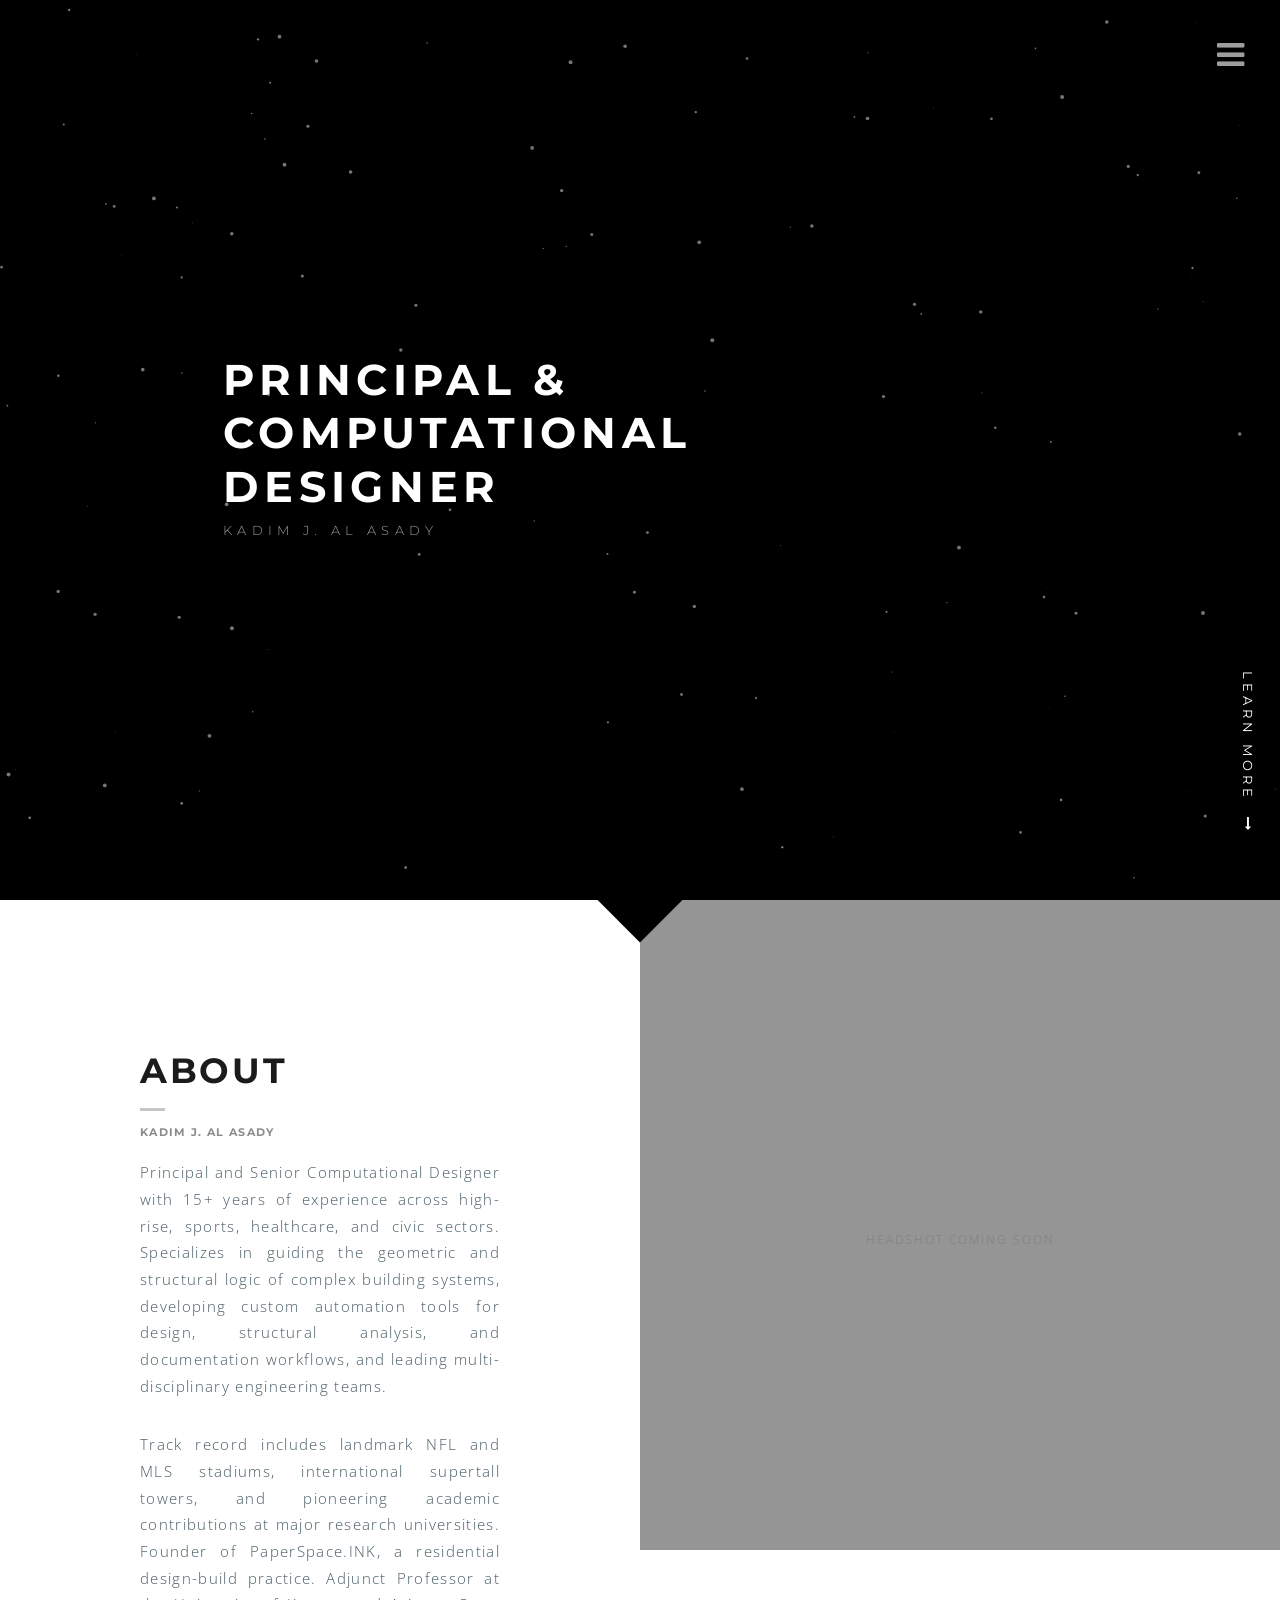
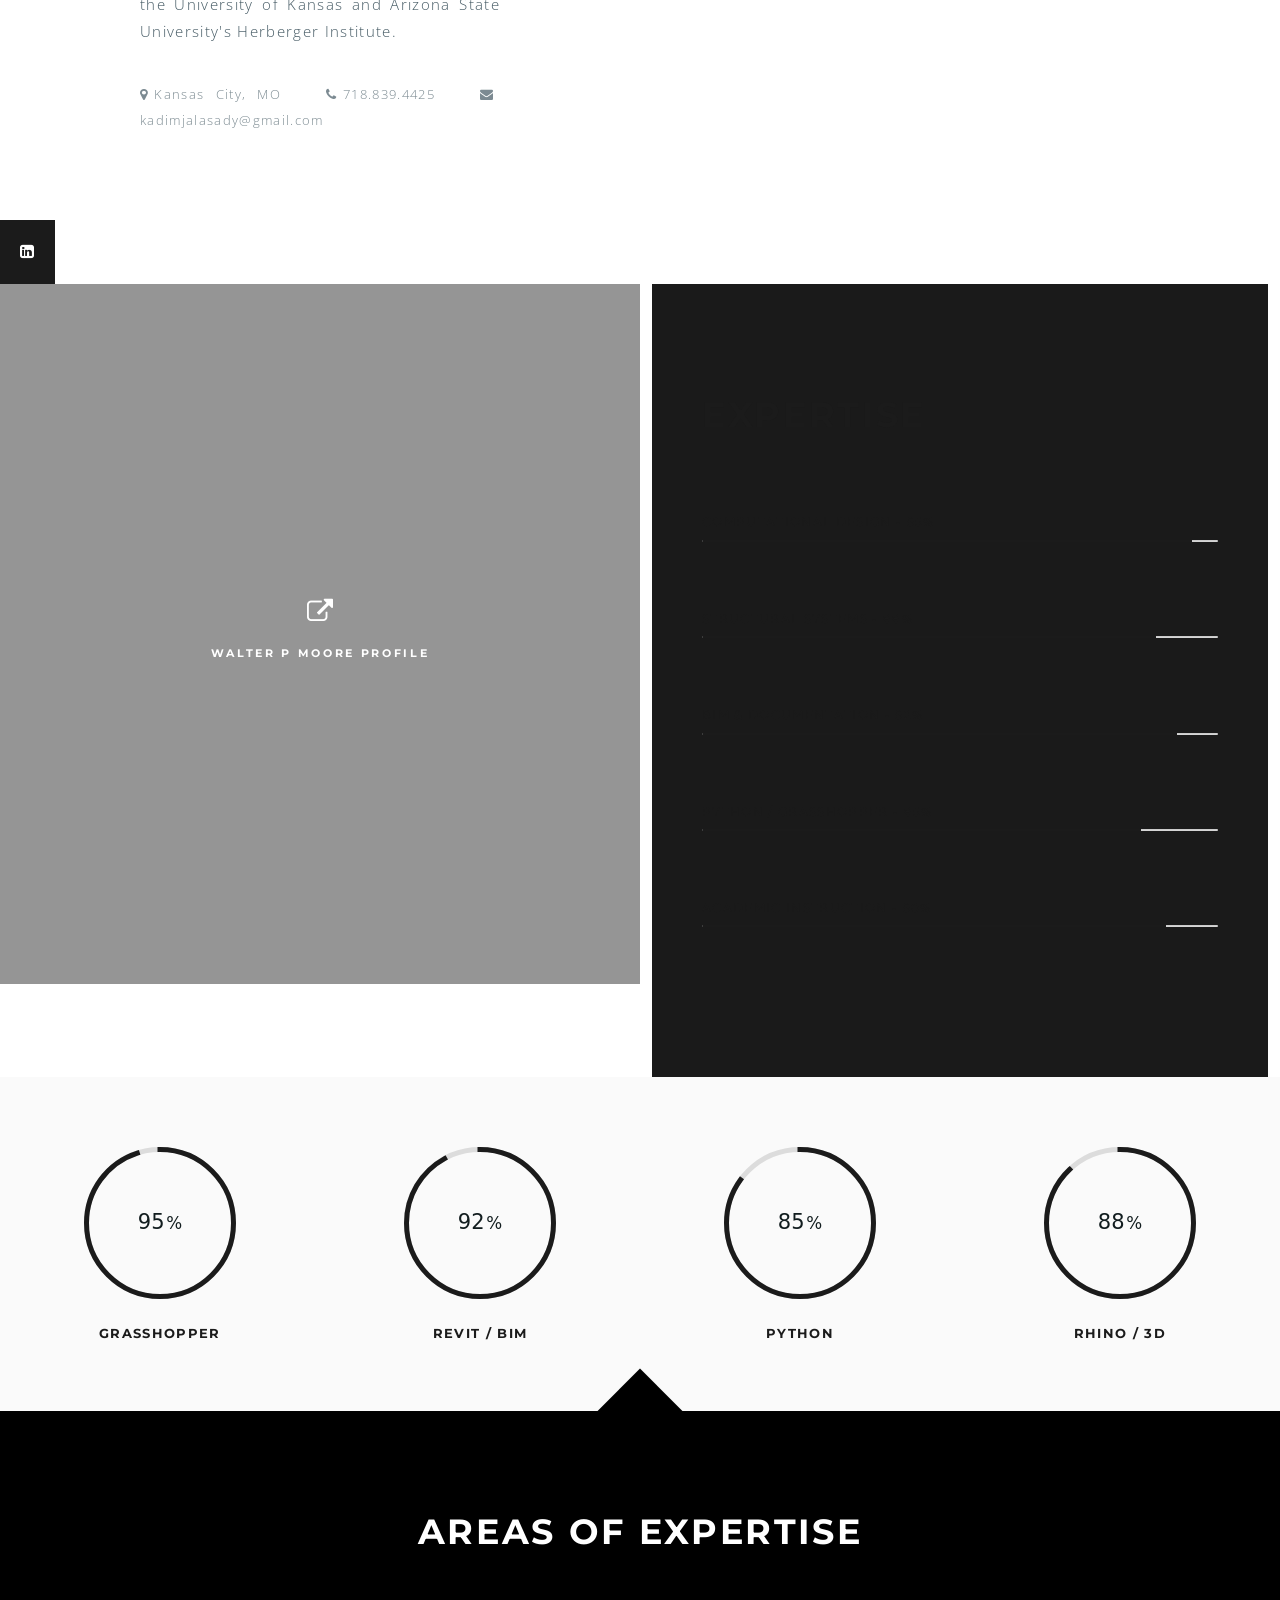
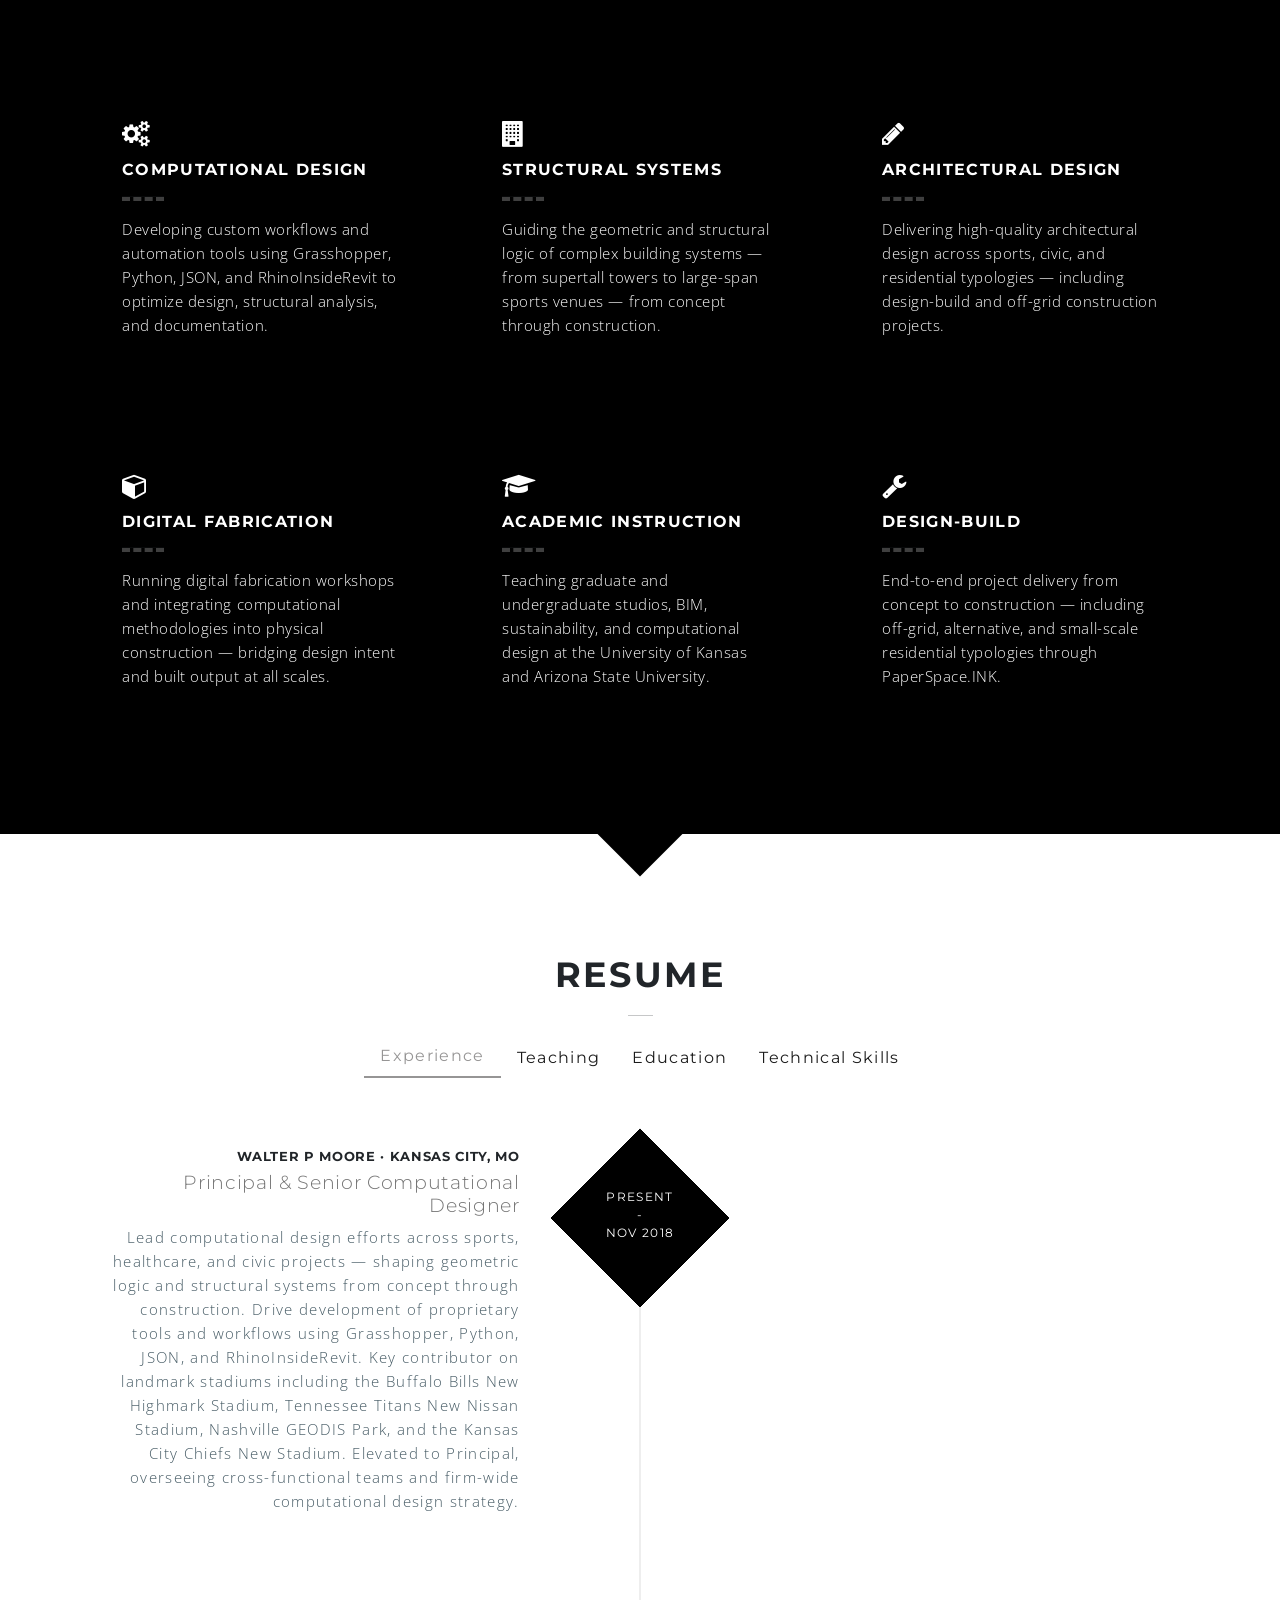
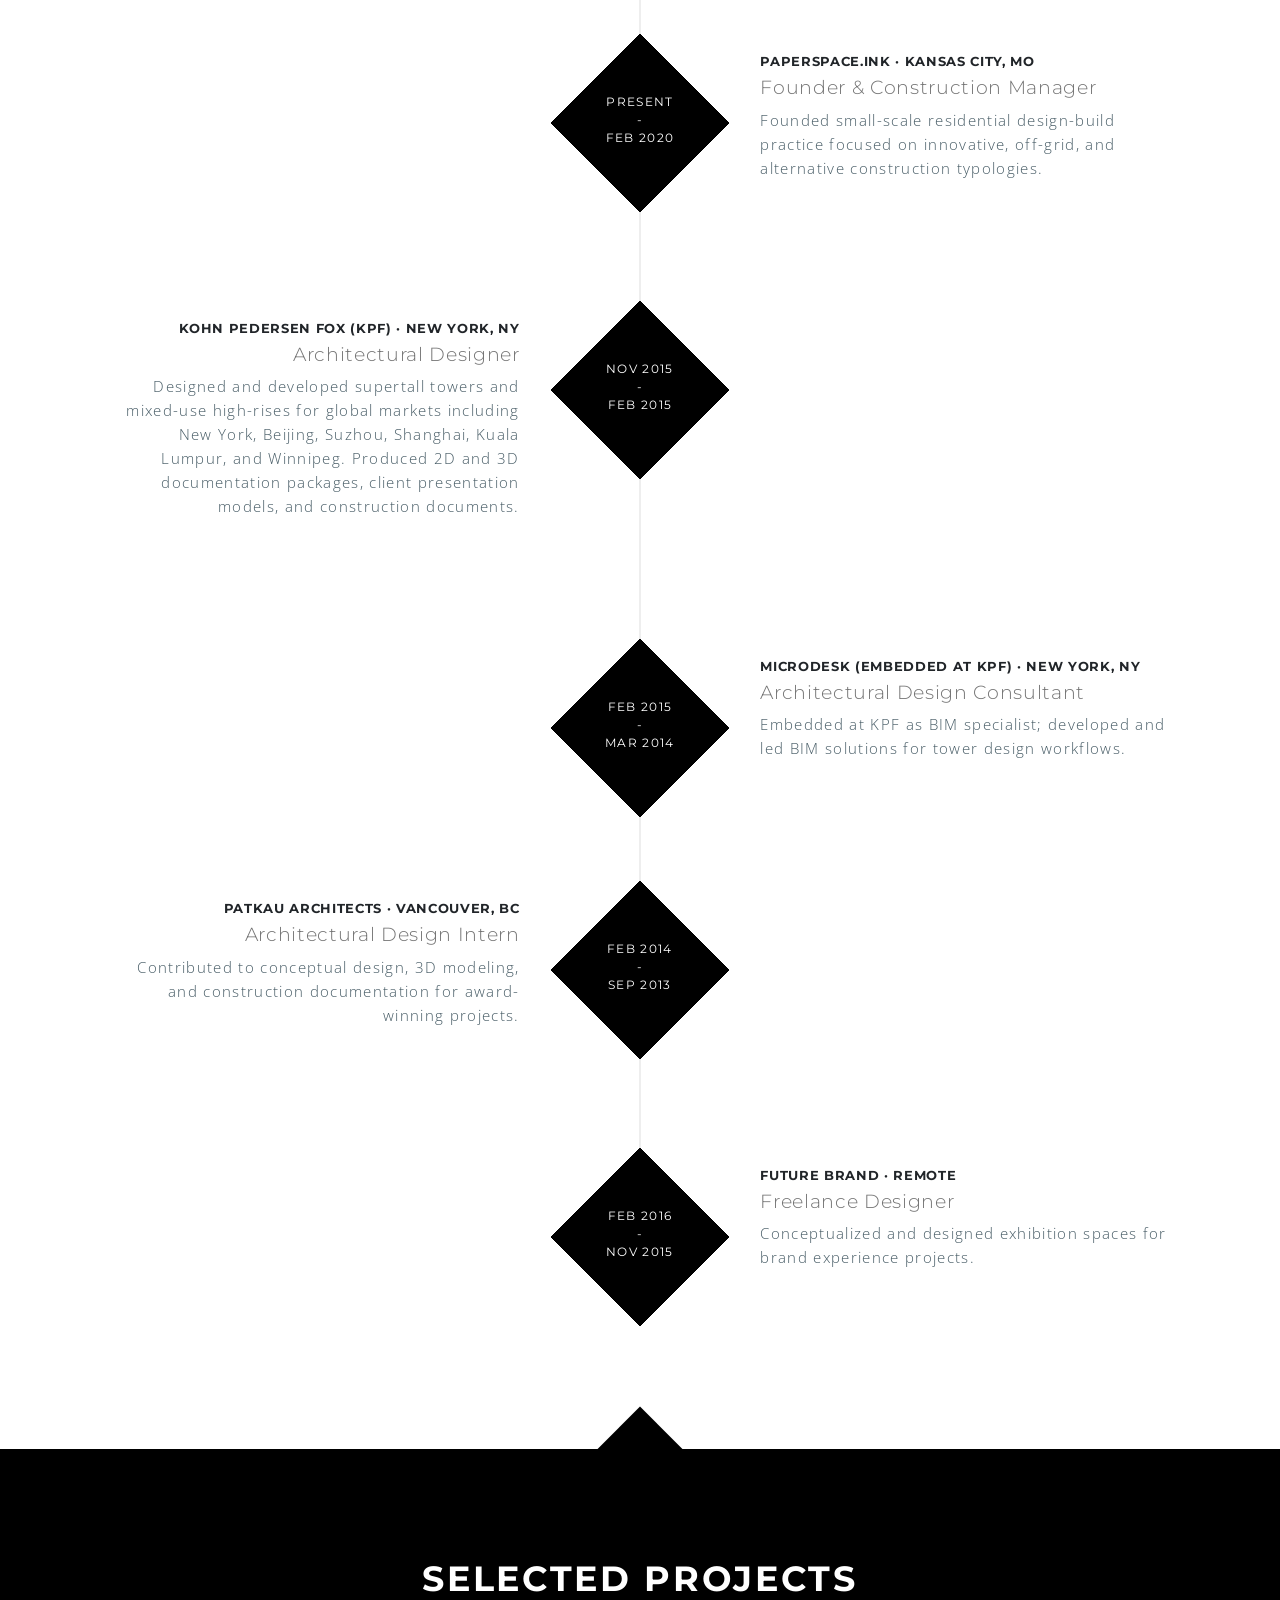
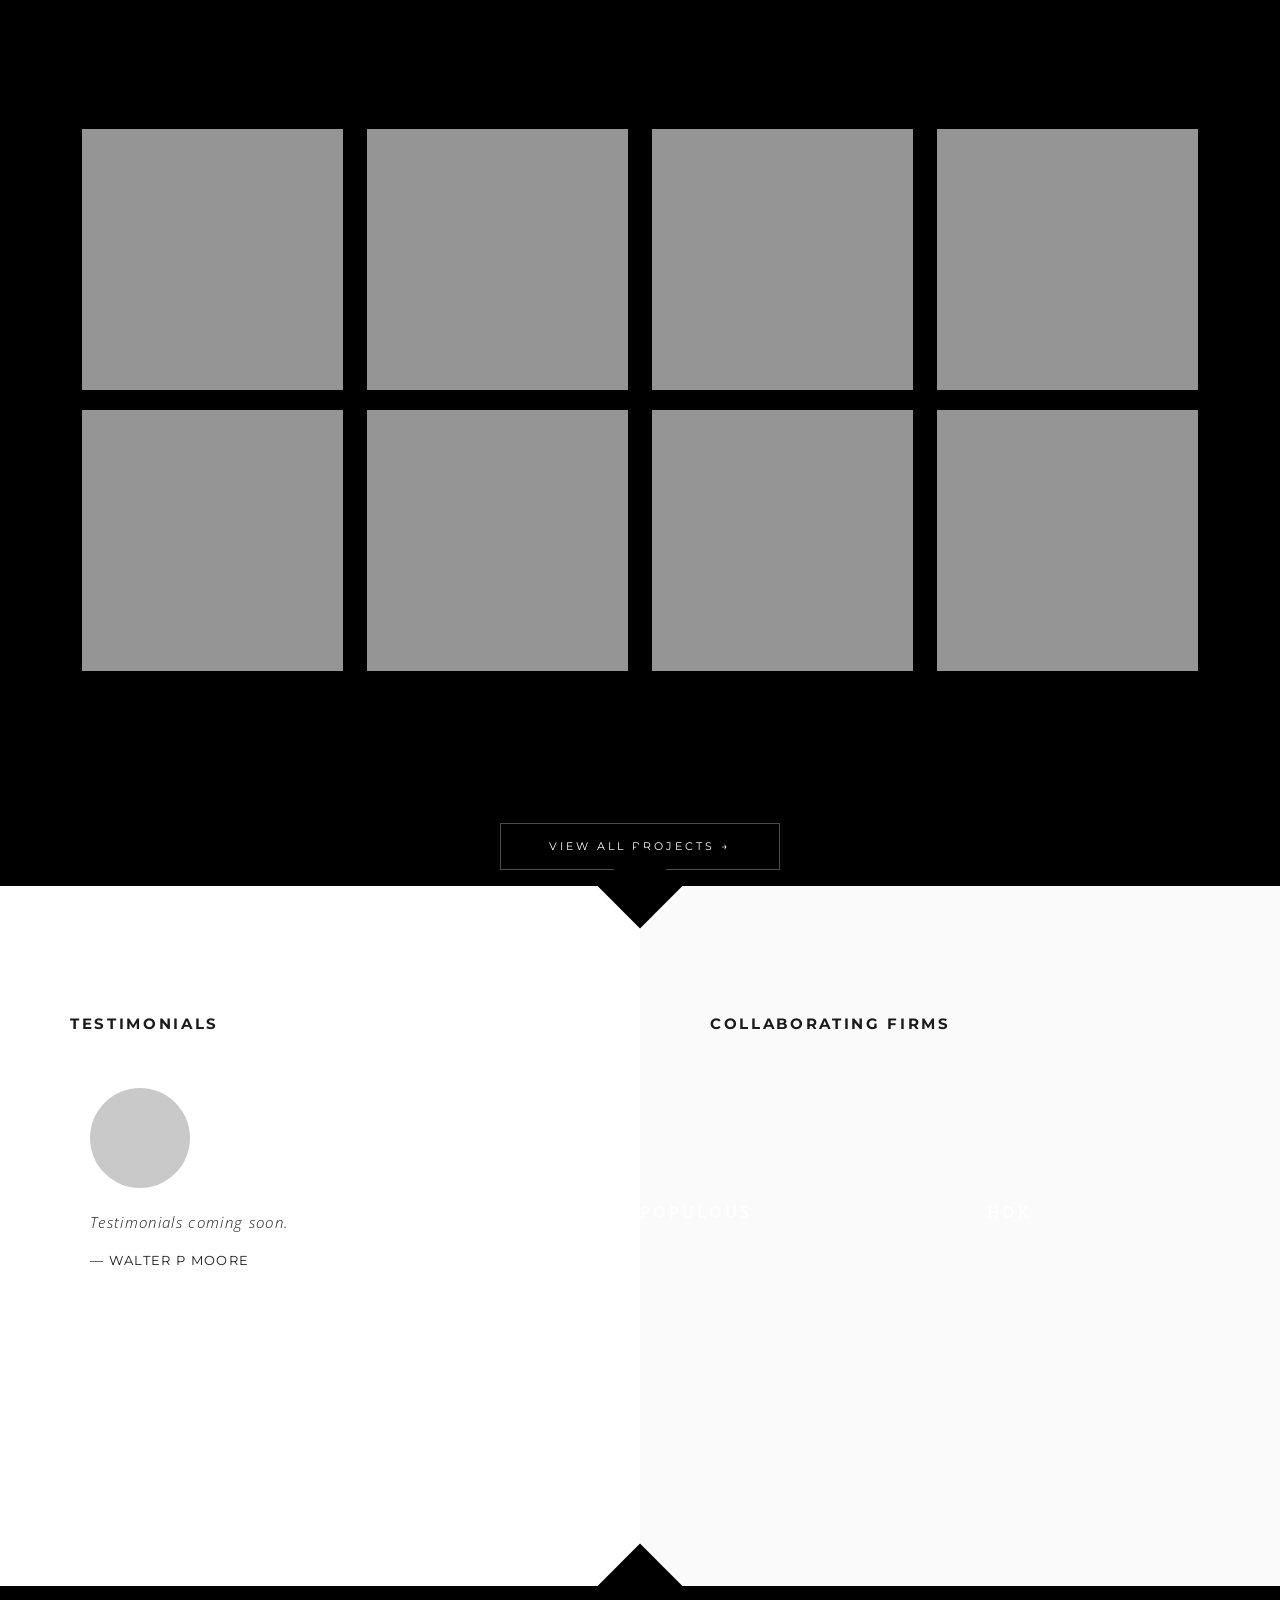
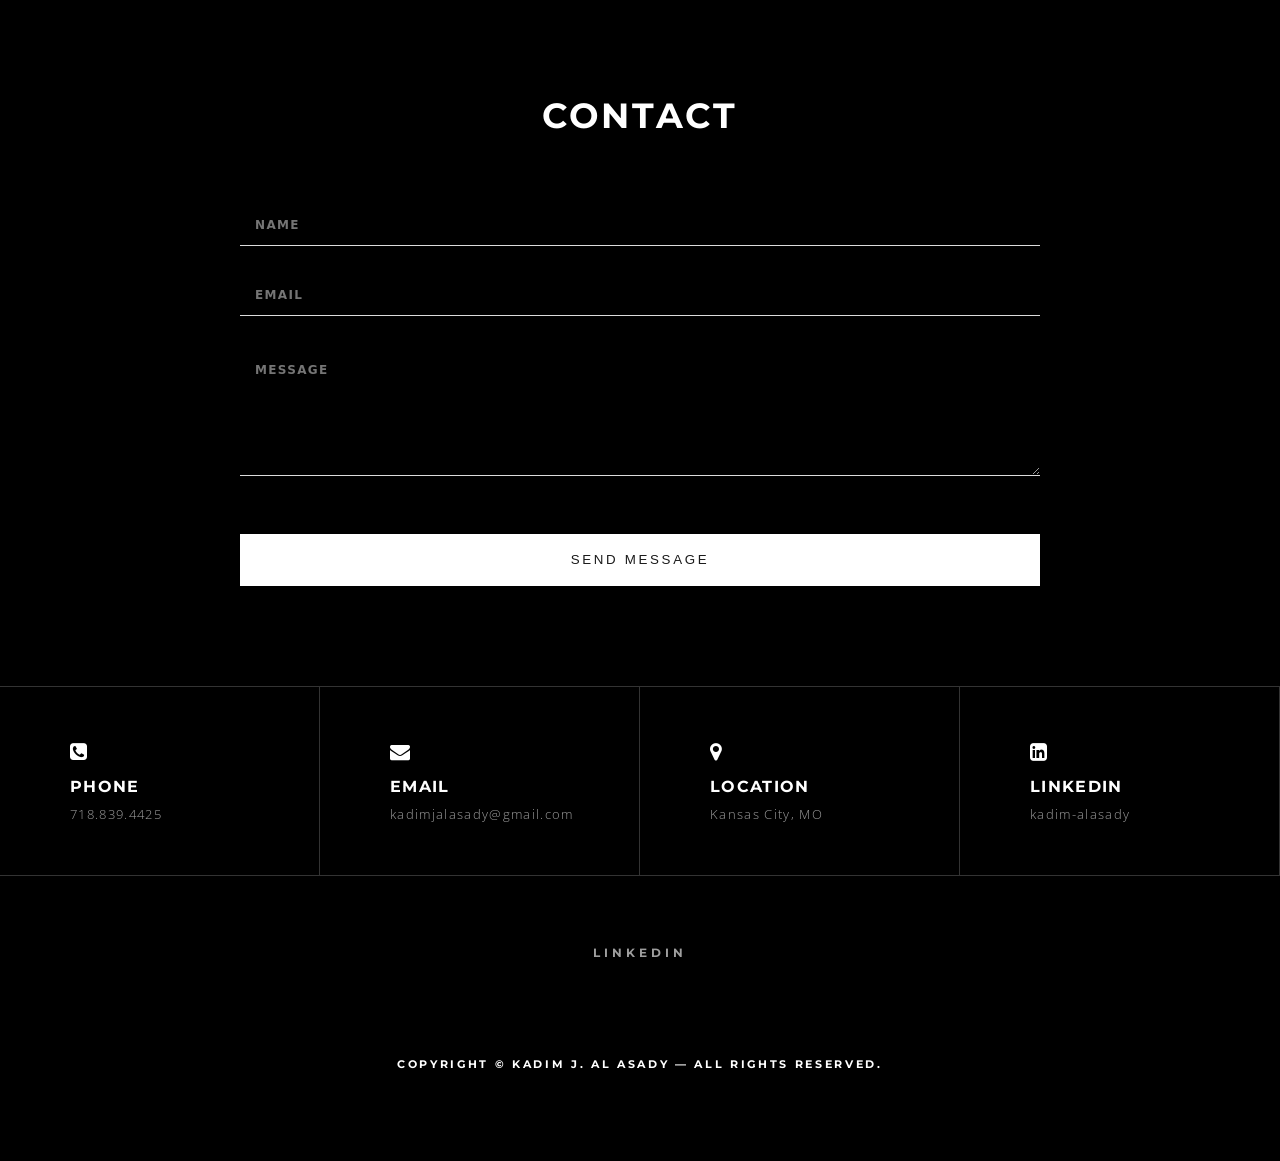
<file: index.html>
<!DOCTYPE html>
<html lang="en">
   <head>
      <meta charset="utf-8">
      <meta http-equiv="X-UA-Compatible" content="IE=edge">
      <meta name="viewport" content="width=device-width, initial-scale=1">
      <title>Kadim J. Al Asady — Principal · Senior Computational Designer</title>
      <!-- Bootstrap -->
      <link href="css/bootstrap.min.css" rel="stylesheet">
      <!-- Tiny Slider CSS -->
      <link rel="stylesheet" href="css/tiny-slider.css">
      <!-- Main CSS -->
      <link href="css/main.css" rel="stylesheet">
      <!-- Font-Awesome CSS -->
      <link rel="stylesheet" href="css/font-awesome.min.css">
      <!-- Animated Headline CSS -->
      <link rel="stylesheet" href="css/jquery.animatedheadline.css">
      <!-- Magnific Popup CSS -->
      <link rel="stylesheet" href="css/magnific-popup.css">
      <!-- Swiper -->
      <link rel="stylesheet" href="css/swiper-bundle.min.css">
      <!-- Pushy CSS -->
      <link rel="stylesheet" href="css/pushy.css">
      <!-- Google Fonts -->
      <link href="https://fonts.googleapis.com/css2?family=Open+Sans:wght@300;400;600;700&display=swap" rel="stylesheet">
      <link rel="preconnect" href="https://fonts.googleapis.com">
      <link rel="preconnect" href="https://fonts.gstatic.com" crossorigin>
      <link href="https://fonts.googleapis.com/css2?family=Montserrat:wght@400;700&display=swap" rel="stylesheet">

      <style>
         .courses-table { width: 100%; border-collapse: collapse; margin-top: 16px; }
         .courses-table td { padding: 6px 10px; font-size: 13px; border-bottom: 1px solid rgba(255,255,255,0.07); vertical-align: top; }
         .courses-table td:first-child { color: #f0c97a; font-weight: 600; white-space: nowrap; width: 120px; }
         .skills-tags { display: flex; flex-wrap: wrap; gap: 8px; margin-top: 10px; }
         .skill-tag { background: rgba(255,255,255,0.07); padding: 4px 12px; border-radius: 3px; font-size: 12px; color: #ccc; }
         .skill-group-title { font-size: 11px; letter-spacing: 2px; text-transform: uppercase; color: #f0c97a; margin: 18px 0 8px; }
         .honors-list { list-style: none; padding: 0; }
         .honors-list li { padding: 6px 0; border-bottom: 1px solid rgba(255,255,255,0.07); font-size: 13px; color: #ccc; }
         .honors-list li::before { content: "✦ "; color: #f0c97a; }
         .portfolio-item p { font-size: 11px; opacity: 0.8; margin: 4px 0 0; }
      </style>
   </head>
   <body>

      <!-- Preloader -->
      <div class="preloader-wrap">
         <div class="preloader">
            <div class="lines">
               <div class="line line-1"></div>
               <div class="line line-2"></div>
               <div class="line line-3"></div>
            </div>
         </div>
      </div>

      <!-- Header Section -->
      <div class="header" id="header">
         <canvas id="particles"></canvas>
         <div class="container">
            <div class="row">
               <div class="col-lg-12 col-md-12 col-xs-12">
                  <!-- Navigation Sidebar -->
                  <button class="menu-btn"><i class="fa fa-navicon"></i></button>
                  <nav class="pushy pushy-right" data-focus="#first-link">
                     <div class="pushy-content">
                        <ul>
                           <li class="pushy-link"><a href="#header">HOME</a></li>
                           <li class="pushy-link"><a href="#about">ABOUT</a></li>
                           <li class="pushy-link"><a href="#service">EXPERTISE</a></li>
                           <li class="pushy-link"><a href="#resume">RESUME</a></li>
                           <li class="pushy-link"><a href="#work">PROJECTS</a></li>
                           <li class="pushy-link"><a href="#review">CLIENTS</a></li>
                           <li class="pushy-link"><a href="#contact">CONTACT</a></li>
                           <li class="pushy-submenu">
                              <button>FOLLOW</button>
                              <ul>
                                 <li class="pushy-link"><a href="https://www.linkedin.com/in/kadim-alasady-96264164/" target="_blank">LINKEDIN</a></li>
                              </ul>
                           </li>
                        </ul>
                     </div>
                  </nav>
                  <div class="site-overlay"></div>
                  <div class="header-wrapper">
                     <h1>Principal &amp;<br> Computational Designer</h1>
                     <h2>Kadim J. Al Asady</h2>
                  </div>
                  <div class="scrolldown">
                     <a href="#about" class="scroll-icon smoothscroll">
                     Learn More
                     <i class="fa fa-long-arrow-right" aria-hidden="true"></i>
                     </a>
                  </div>
               </div>
            </div>
         </div>
      </div>

      <!-- About Section -->
      <section class="about ss-style-triangles" id="about">
         <div class="container-fluid">
            <div class="row">
               <div class="no-padding about-text col-lg-6 col-md-12 col-xs-12">
                  <div class="main-text">
                     <h2>About</h2>
                     <hr class="line">
                     <h4>Kadim J. Al Asady</h4>
                     <p>Principal and Senior Computational Designer with 15+ years of experience across high-rise, sports, healthcare, and civic sectors. Specializes in guiding the geometric and structural logic of complex building systems, developing custom automation tools for design, structural analysis, and documentation workflows, and leading multi-disciplinary engineering teams.</p>
                     <p style="margin-top:12px;">Track record includes landmark NFL and MLS stadiums, international supertall towers, and pioneering academic contributions at major research universities. Founder of PaperSpace.INK, a residential design-build practice. Adjunct Professor at the University of Kansas and Arizona State University's Herberger Institute.</p>
                     <p style="margin-top:16px; font-size:13px; opacity:0.7;">
                        <i class="fa fa-map-marker" style="margin-right:6px;"></i>Kansas City, MO &nbsp;&nbsp;
                        <i class="fa fa-phone" style="margin-right:6px;"></i>718.839.4425 &nbsp;&nbsp;
                        <i class="fa fa-envelope" style="margin-right:6px;"></i>kadimjalasady@gmail.com
                     </p>
                  </div>
                  <div class="resume-pdf">
                     <span class="d-inline-block" tabindex="0" data-bs-toggle="tooltip" title="LinkedIn Profile">
                        <a href="https://www.linkedin.com/in/kadim-alasady-96264164/" target="_blank" style="color:inherit;">
                           <i class="fa fa-linkedin-square" aria-hidden="true"></i>
                        </a>
                     </span>
                  </div>
               </div>
               <div class="no-padding col-lg-6 col-md-12 col-xs-12">
                  <div class="image-bg" style="display:flex; align-items:center; justify-content:center; flex-direction:column; gap:10px;">
                     <i class="fa fa-user-circle-o" style="font-size:80px; opacity:0.25;"></i>
                     <p style="opacity:0.35; font-size:12px; letter-spacing:2px; text-transform:uppercase;">Headshot Coming Soon</p>
                  </div>
               </div>
            </div>
         </div>
      </section>

      <!-- Expertise / Info Section -->
      <section class="info" id="info">
         <div class="container-fluid">
            <div class="row">
               <div class="no-padding col-lg-6 col-md-12 col-xs-12">
                  <div class="video-bg">
                     <div class="video-btn-wrap text-center">
                        <a href="https://www.walterpmoore.com/people/kadim-alasady" target="_blank">
                           <i class="fa fa-external-link" aria-hidden="true" style="font-size: 26px; color: #fff;"></i>
                        </a>
                        <h4>WALTER P MOORE PROFILE</h4>
                     </div>
                  </div>
               </div>
               <div class="col-lg-6 col-md-12 col-xs-12">
                  <div class="image-bg" style="background:#1a1a1a;">
                     <h2>Expertise</h2>
                     <div class="set">
                        <div class="single_progress_bar revealator-slidedown revealator-once">
                           <h4>COMPUTATIONAL DESIGN - 95%</h4>
                           <div class="progress">
                              <div class="progress-bar" role="progressbar" aria-valuenow="95" aria-valuemin="0" aria-valuemax="100" style="width: 95%;"></div>
                           </div>
                        </div>
                        <div class="single_progress_bar revealator-slidedown revealator-once">
                           <h4>STRUCTURAL SYSTEMS - 88%</h4>
                           <div class="progress">
                              <div class="progress-bar" role="progressbar" aria-valuenow="88" aria-valuemin="0" aria-valuemax="100" style="width: 88%;"></div>
                           </div>
                        </div>
                        <div class="single_progress_bar revealator-slidedown revealator-once">
                           <h4>BIM &amp; DOCUMENTATION - 92%</h4>
                           <div class="progress">
                              <div class="progress-bar" role="progressbar" aria-valuenow="92" aria-valuemin="0" aria-valuemax="100" style="width: 92%;"></div>
                           </div>
                        </div>
                        <div class="single_progress_bar revealator-slidedown revealator-once">
                           <h4>PYTHON / GRASSHOPPER - 85%</h4>
                           <div class="progress">
                              <div class="progress-bar" role="progressbar" aria-valuenow="85" aria-valuemin="0" aria-valuemax="100" style="width: 85%;"></div>
                           </div>
                        </div>
                        <div class="single_progress_bar revealator-slidedown revealator-once">
                           <h4>ACADEMIC INSTRUCTION - 90%</h4>
                           <div class="progress">
                              <div class="progress-bar" role="progressbar" aria-valuenow="90" aria-valuemin="0" aria-valuemax="100" style="width: 90%;"></div>
                           </div>
                        </div>
                     </div>
                  </div>
               </div>
            </div>
         </div>
      </section>

      <!-- Circular Skills Section -->
      <div class="skills text-center" id="skills">
         <div class="container-fluid">
            <div class="row">
               <div class="col-md-3 col-sm-6 skill">
                  <span class="chart" data-percent="95"><span class="percent">95</span></span>
                  <h5>GRASSHOPPER</h5>
               </div>
               <div class="col-md-3 col-sm-6 skill">
                  <span class="chart" data-percent="92"><span class="percent">92</span></span>
                  <h5>REVIT / BIM</h5>
               </div>
               <div class="col-md-3 col-sm-6 skill">
                  <span class="chart" data-percent="85"><span class="percent">85</span></span>
                  <h5>PYTHON</h5>
               </div>
               <div class="col-md-3 col-sm-6 skill">
                  <span class="chart" data-percent="88"><span class="percent">88</span></span>
                  <h5>RHINO / 3D</h5>
               </div>
            </div>
         </div>
      </div>

      <!-- Services Section -->
      <section class="service ss-style-triangles" id="service">
         <div class="container">
            <div class="row">
               <div class="col-lg-12 col-md-12 col-xs-12">
                  <div class="title-service">
                     <div class="header-title">
                        <h2>Areas of Expertise</h2>
                     </div>
                  </div>
               </div>
               <div class="col-md-4 col-sm-6">
                  <div class="services-detail">
                     <i class="fa fa-cogs" aria-hidden="true"></i>
                     <h5>Computational Design</h5>
                     <hr>
                     <p>Developing custom workflows and automation tools using Grasshopper, Python, JSON, and RhinoInsideRevit to optimize design, structural analysis, and documentation.</p>
                  </div>
               </div>
               <div class="col-md-4 col-sm-6">
                  <div class="services-detail">
                     <i class="fa fa-building" aria-hidden="true"></i>
                     <h5>Structural Systems</h5>
                     <hr>
                     <p>Guiding the geometric and structural logic of complex building systems — from supertall towers to large-span sports venues — from concept through construction.</p>
                  </div>
               </div>
               <div class="col-md-4 col-sm-6">
                  <div class="services-detail">
                     <i class="fa fa-pencil" aria-hidden="true"></i>
                     <h5>Architectural Design</h5>
                     <hr>
                     <p>Delivering high-quality architectural design across sports, civic, and residential typologies — including design-build and off-grid construction projects.</p>
                  </div>
               </div>
               <div class="col-md-4 col-sm-6">
                  <div class="services-detail">
                     <i class="fa fa-cube" aria-hidden="true"></i>
                     <h5>Digital Fabrication</h5>
                     <hr>
                     <p>Running digital fabrication workshops and integrating computational methodologies into physical construction — bridging design intent and built output at all scales.</p>
                  </div>
               </div>
               <div class="col-md-4 col-sm-6">
                  <div class="services-detail">
                     <i class="fa fa-graduation-cap" aria-hidden="true"></i>
                     <h5>Academic Instruction</h5>
                     <hr>
                     <p>Teaching graduate and undergraduate studios, BIM, sustainability, and computational design at the University of Kansas and Arizona State University.</p>
                  </div>
               </div>
               <div class="col-md-4 col-sm-6">
                  <div class="services-detail">
                     <i class="fa fa-wrench" aria-hidden="true"></i>
                     <h5>Design-Build</h5>
                     <hr>
                     <p>End-to-end project delivery from concept to construction — including off-grid, alternative, and small-scale residential typologies through PaperSpace.INK.</p>
                  </div>
               </div>
               <div class="margin-service col-md-12"></div>
            </div>
         </div>
      </section>

      <!-- Resume Section -->
      <section class="resume ss-style-triangles" id="resume">
         <div class="container">
            <div class="row">
               <div class="col-lg-12 col-md-12 col-xs-12 text-center">
                  <h2 class="title">Resume</h2>
                  <hr class="line">
               </div>
               <div class="col-lg-12">
                  <ul class="nav nav-tabs" id="myTab" role="tablist">
                     <li class="nav-item borderFade" role="presentation">
                        <button class="nav-link active" id="exp-tab" data-bs-toggle="tab" data-bs-target="#exp" type="button" role="tab" aria-controls="exp" aria-selected="true">Experience</button>
                     </li>
                     <li class="nav-item borderFade" role="presentation">
                        <button class="nav-link" id="teach-tab" data-bs-toggle="tab" data-bs-target="#teach" type="button" role="tab" aria-controls="teach" aria-selected="false">Teaching</button>
                     </li>
                     <li class="nav-item borderFade" role="presentation">
                        <button class="nav-link" id="edu-tab" data-bs-toggle="tab" data-bs-target="#edu" type="button" role="tab" aria-controls="edu" aria-selected="false">Education</button>
                     </li>
                     <li class="nav-item borderFade" role="presentation">
                        <button class="nav-link" id="skills-tab" data-bs-toggle="tab" data-bs-target="#skillspanel" type="button" role="tab" aria-controls="skillspanel" aria-selected="false">Technical Skills</button>
                     </li>
                  </ul>

                  <div class="tab-content" id="pills-tabContent">

                     <!-- EXPERIENCE -->
                     <div class="tab-pane fade show active" id="exp" role="tabpanel" aria-labelledby="exp-tab" tabindex="0">
                        <ul class="resume-list">
                           <li>
                              <div class="timeline-image">
                                 <h4>Present<br>-<br>Nov 2018</h4>
                              </div>
                              <div class="timeline-panel">
                                 <div class="timeline-heading">
                                    <h4>Walter P Moore · Kansas City, MO</h4>
                                    <h4 class="subheading">Principal &amp; Senior Computational Designer</h4>
                                 </div>
                                 <div class="timeline-body">
                                    <p>Lead computational design efforts across sports, healthcare, and civic projects — shaping geometric logic and structural systems from concept through construction. Drive development of proprietary tools and workflows using Grasshopper, Python, JSON, and RhinoInsideRevit. Key contributor on landmark stadiums including the Buffalo Bills New Highmark Stadium, Tennessee Titans New Nissan Stadium, Nashville GEODIS Park, and the Kansas City Chiefs New Stadium. Elevated to Principal, overseeing cross-functional teams and firm-wide computational design strategy.</p>
                                 </div>
                              </div>
                           </li>
                           <li class="timeline-inverted">
                              <div class="timeline-image">
                                 <h4>Present<br>-<br>Feb 2020</h4>
                              </div>
                              <div class="timeline-panel">
                                 <div class="timeline-heading">
                                    <h4>PaperSpace.INK · Kansas City, MO</h4>
                                    <h4 class="subheading">Founder &amp; Construction Manager</h4>
                                 </div>
                                 <div class="timeline-body">
                                    <p>Founded small-scale residential design-build practice focused on innovative, off-grid, and alternative construction typologies.</p>
                                 </div>
                              </div>
                           </li>
                           <li>
                              <div class="timeline-image">
                                 <h4>Nov 2015<br>-<br>Feb 2015</h4>
                              </div>
                              <div class="timeline-panel">
                                 <div class="timeline-heading">
                                    <h4>Kohn Pedersen Fox (KPF) · New York, NY</h4>
                                    <h4 class="subheading">Architectural Designer</h4>
                                 </div>
                                 <div class="timeline-body">
                                    <p>Designed and developed supertall towers and mixed-use high-rises for global markets including New York, Beijing, Suzhou, Shanghai, Kuala Lumpur, and Winnipeg. Produced 2D and 3D documentation packages, client presentation models, and construction documents.</p>
                                 </div>
                              </div>
                           </li>
                           <li class="timeline-inverted">
                              <div class="timeline-image">
                                 <h4>Feb 2015<br>-<br>Mar 2014</h4>
                              </div>
                              <div class="timeline-panel">
                                 <div class="timeline-heading">
                                    <h4>Microdesk (Embedded at KPF) · New York, NY</h4>
                                    <h4 class="subheading">Architectural Design Consultant</h4>
                                 </div>
                                 <div class="timeline-body">
                                    <p>Embedded at KPF as BIM specialist; developed and led BIM solutions for tower design workflows.</p>
                                 </div>
                              </div>
                           </li>
                           <li>
                              <div class="timeline-image">
                                 <h4>Feb 2014<br>-<br>Sep 2013</h4>
                              </div>
                              <div class="timeline-panel">
                                 <div class="timeline-heading">
                                    <h4>Patkau Architects · Vancouver, BC</h4>
                                    <h4 class="subheading">Architectural Design Intern</h4>
                                 </div>
                                 <div class="timeline-body">
                                    <p>Contributed to conceptual design, 3D modeling, and construction documentation for award-winning projects.</p>
                                 </div>
                              </div>
                           </li>
                           <li class="timeline-inverted">
                              <div class="timeline-image">
                                 <h4>Feb 2016<br>-<br>Nov 2015</h4>
                              </div>
                              <div class="timeline-panel">
                                 <div class="timeline-heading">
                                    <h4>Future Brand · Remote</h4>
                                    <h4 class="subheading">Freelance Designer</h4>
                                 </div>
                                 <div class="timeline-body">
                                    <p>Conceptualized and designed exhibition spaces for brand experience projects.</p>
                                 </div>
                              </div>
                           </li>
                        </ul>
                     </div>

                     <!-- TEACHING -->
                     <div class="tab-pane fade" id="teach" role="tabpanel" aria-labelledby="teach-tab" tabindex="0">
                        <ul class="resume-list">
                           <li>
                              <div class="timeline-image">
                                 <h4>Present<br>-<br>Spring 2025</h4>
                              </div>
                              <div class="timeline-panel">
                                 <div class="timeline-heading">
                                    <h4>University of Kansas &middot; Lawrence, KS</h4>
                                    <h4 class="subheading">Adjunct Professor &mdash; Computational Design in Architecture</h4>
                                 </div>
                                 <div class="timeline-body">
                                    <p>Developed and teaches original elective course ARCH 600: Computational Design in Architecture. Previously served as Adjunct Professor 2016&ndash;2021 across design studios, digital fabrication, BIM, and sustainability courses.</p>
                                    <br>
                                    <p><strong>Courses Taught</strong></p>
                                    <ul style="margin-top:8px; padding-left:0; list-style:none;">
                                       <li style="padding:5px 0; border-bottom:1px solid rgba(255,255,255,0.08);"><span style="opacity:0.5; margin-right:12px;">ARCH 812</span>Graduate Design Studio</li>
                                       <li style="padding:5px 0; border-bottom:1px solid rgba(255,255,255,0.08);"><span style="opacity:0.5; margin-right:12px;">ARCH 608</span>Urban Dwelling</li>
                                       <li style="padding:5px 0; border-bottom:1px solid rgba(255,255,255,0.08);"><span style="opacity:0.5; margin-right:12px;">ARCH 600</span>Digital Fabrication in Architecture</li>
                                       <li style="padding:5px 0; border-bottom:1px solid rgba(255,255,255,0.08);"><span style="opacity:0.5; margin-right:12px;">ARCH 600</span>Computational Design in Architecture</li>
                                       <li style="padding:5px 0; border-bottom:1px solid rgba(255,255,255,0.08);"><span style="opacity:0.5; margin-right:12px;">ARCH 508</span>Materials and Tectonics</li>
                                       <li style="padding:5px 0; border-bottom:1px solid rgba(255,255,255,0.08);"><span style="opacity:0.5; margin-right:12px;">ARCH 509</span>Architectural Design-Build Studio</li>
                                       <li style="padding:5px 0; border-bottom:1px solid rgba(255,255,255,0.08);"><span style="opacity:0.5; margin-right:12px;">ARCH 312</span>Building Information Modeling</li>
                                       <li style="padding:5px 0; border-bottom:1px solid rgba(255,255,255,0.08);"><span style="opacity:0.5; margin-right:12px;">ARCH 209</span>Sustainability and Context</li>
                                       <li style="padding:5px 0; border-bottom:1px solid rgba(255,255,255,0.08);"><span style="opacity:0.5; margin-right:12px;">ARCH 208</span>Form and Function</li>
                                       <li style="padding:5px 0; border-bottom:1px solid rgba(255,255,255,0.08);"><span style="opacity:0.5; margin-right:12px;">INDD 200</span>Foundation in Industrial Design</li>
                                       <li style="padding:5px 0;"><span style="opacity:0.5; margin-right:12px;">ARCH 108</span>Architectural Foundation I</li>
                                    </ul>
                                 </div>
                              </div>
                           </li>
                           <li class="timeline-inverted">
                              <div class="timeline-image">
                                 <h4>Present<br>-<br>Fall 2024</h4>
                              </div>
                              <div class="timeline-panel">
                                 <div class="timeline-heading">
                                    <h4>Arizona State University, Herberger Institute &middot; Tempe, AZ</h4>
                                    <h4 class="subheading">Adjunct Professor &mdash; Design Studios &amp; Electives</h4>
                                 </div>
                                 <div class="timeline-body">
                                    <p>Teaches design studios and elective courses within the architecture program.</p>
                                    <br>
                                    <p><strong>Courses Taught</strong></p>
                                    <ul style="margin-top:8px; padding-left:0; list-style:none;">
                                       <li style="padding:5px 0; border-bottom:1px solid rgba(255,255,255,0.08);"><span style="opacity:0.5; margin-right:12px;">ARC 494</span>Architecture of Computational Design</li>
                                       <li style="padding:5px 0; border-bottom:1px solid rgba(255,255,255,0.08);"><span style="opacity:0.5; margin-right:12px;">ARC 601</span>Advanced Architecture Studio 3</li>
                                       <li style="padding:5px 0;"><span style="opacity:0.5; margin-right:12px;">ARC 598</span>Graduate Architecture of Computational Design</li>
                                    </ul>
                                 </div>
                              </div>
                           </li>
                        </ul>
                     </div>
                     <!-- EDUCATION -->
                     <div class="tab-pane fade" id="edu" role="tabpanel" aria-labelledby="edu-tab" tabindex="0">
                        <ul class="resume-list">
                           <li>
                              <div class="timeline-image">
                                 <h4>May 2013<br>-<br>Lawrence, KS</h4>
                              </div>
                              <div class="timeline-panel">
                                 <div class="timeline-heading">
                                    <h4>University of Kansas</h4>
                                    <h4 class="subheading">Master of Architecture</h4>
                                 </div>
                                 <div class="timeline-body">
                                    <p>Thesis: <em>"Transplace by Porosity: An Investigation of Geometry, Structure, and Space"</em></p>
                                 </div>
                              </div>
                           </li>
                           <li class="timeline-inverted">
                              <div class="timeline-image">
                                 <h4>May 2008<br>-<br>St. Louis, MO</h4>
                              </div>
                              <div class="timeline-panel">
                                 <div class="timeline-heading">
                                    <h4>St. Louis Community College at Meramec</h4>
                                    <h4 class="subheading">Associate in Applied Science, Architectural Technology</h4>
                                 </div>
                                 <div class="timeline-body">
                                    <p>Graduated with honors. Xi Lambda Chapter President, Phi Theta Kappa. National Honors Dean's List (2006).</p>
                                 </div>
                              </div>
                           </li>
                        </ul>
                     </div>

                     <!-- TECHNICAL SKILLS -->
                     <div class="tab-pane fade" id="skillspanel" role="tabpanel" aria-labelledby="skills-tab" tabindex="0">
                        <ul class="resume-list">
                           <li>
                              <div class="timeline-image">
                                 <h4>Comp<br>Design</h4>
                              </div>
                              <div class="timeline-panel">
                                 <div class="timeline-heading">
                                    <h4>Computational Design</h4>
                                 </div>
                                 <div class="timeline-body">
                                    <p>Grasshopper 3D &nbsp;&bull;&nbsp; Rhino &nbsp;&bull;&nbsp; RhinoInsideRevit &nbsp;&bull;&nbsp; Karamba 3D</p>
                                 </div>
                              </div>
                           </li>
                           <li class="timeline-inverted">
                              <div class="timeline-image">
                                 <h4>Program<br>ming</h4>
                              </div>
                              <div class="timeline-panel">
                                 <div class="timeline-heading">
                                    <h4>Programming</h4>
                                 </div>
                                 <div class="timeline-body">
                                    <p>Python &nbsp;&bull;&nbsp; JSON &nbsp;&bull;&nbsp; C# (basic) &nbsp;&bull;&nbsp; HTML / PHP (basic)</p>
                                 </div>
                              </div>
                           </li>
                           <li>
                              <div class="timeline-image">
                                 <h4>BIM &amp;<br>Docs</h4>
                              </div>
                              <div class="timeline-panel">
                                 <div class="timeline-heading">
                                    <h4>BIM &amp; Documentation</h4>
                                 </div>
                                 <div class="timeline-body">
                                    <p>Revit &nbsp;&bull;&nbsp; Navisworks &nbsp;&bull;&nbsp; AutoCAD &nbsp;&bull;&nbsp; PowerBI</p>
                                 </div>
                              </div>
                           </li>
                           <li class="timeline-inverted">
                              <div class="timeline-image">
                                 <h4>Visual<br>ization</h4>
                              </div>
                              <div class="timeline-panel">
                                 <div class="timeline-heading">
                                    <h4>Visualization</h4>
                                 </div>
                                 <div class="timeline-body">
                                    <p>V-Ray (3ds Max / Rhino) &nbsp;&bull;&nbsp; 3D Studio Max &nbsp;&bull;&nbsp; SketchUp &nbsp;&bull;&nbsp; Adobe Creative Suite &nbsp;&bull;&nbsp; Microsoft Office</p>
                                 </div>
                              </div>
                           </li>
                           <li>
                              <div class="timeline-image">
                                 <h4>Honors<br>&amp; Lang</h4>
                              </div>
                              <div class="timeline-panel">
                                 <div class="timeline-heading">
                                    <h4>Honors, Awards &amp; Languages</h4>
                                 </div>
                                 <div class="timeline-body">
                                    <p>Tau Sigma Delta Design Competition &mdash; First Place, University of Kansas (2012)</p>
                                    <p style="margin-top:6px;">Phi Theta Kappa &mdash; Xi Lambda Chapter President, STLCC (2007)</p>
                                    <p style="margin-top:6px;">National Honors Dean&rsquo;s List (2006)</p>
                                    <p style="margin-top:10px;">English &mdash; Fluent &nbsp;&bull;&nbsp; Arabic &mdash; Fluent (spoken)</p>
                                 </div>
                              </div>
                           </li>
                        </ul>
                     </div>
                  </div><!-- end tab-content -->
               </div>
            </div>
         </div>
      </section>

      <!-- Work / Projects Section -->
      <section class="work ss-style-triangles" id="work">
         <div class="container">
            <div class="row">
               <div class="col-md-12 col-sm-12 col-xs-12">
                  <div class="work-title-wrap">
                     <h4 class="title-work">Selected Projects</h4>
                  </div>
               </div>
               <div class="col-md-3 col-sm-6 col-xs-12">
                  <div class="portfolio-thumb" onclick="window.location='projects.html'" style="cursor:pointer;">
                     <img src="img/placeholder.png" class="img-fluid" alt="New Kansas City Chiefs Stadium">
                     <div class="portfolio-overlay">
                        <div class="portfolio-item">
                           <h3>New Kansas City Chiefs Stadium</h3>
                           <p>NFL · $3B Domed · Opening 2031</p>
                        </div>
                     </div>
                  </div>
               </div>
               <div class="col-md-3 col-sm-6 col-xs-12">
                  <div class="portfolio-thumb" onclick="window.location='projects.html'" style="cursor:pointer;">
                     <img src="img/placeholder.png" class="img-fluid" alt="New Highmark Stadium — Buffalo Bills">
                     <div class="portfolio-overlay">
                        <div class="portfolio-item">
                           <h3>New Highmark Stadium — Buffalo Bills</h3>
                           <p>NFL · 62,000-Seat · Opening 2026</p>
                        </div>
                     </div>
                  </div>
               </div>
               <div class="col-md-3 col-sm-6 col-xs-12">
                  <div class="portfolio-thumb" onclick="window.location='projects.html'" style="cursor:pointer;">
                     <img src="img/placeholder.png" class="img-fluid" alt="New Nissan Stadium — Tennessee Titans">
                     <div class="portfolio-overlay">
                        <div class="portfolio-item">
                           <h3>New Nissan Stadium — Tennessee Titans</h3>
                           <p>NFL · 60,000-Seat Enclosed</p>
                        </div>
                     </div>
                  </div>
               </div>
               <div class="col-md-3 col-sm-6 col-xs-12">
                  <div class="portfolio-thumb" onclick="window.location='projects.html'" style="cursor:pointer;">
                     <img src="img/placeholder.png" class="img-fluid" alt="GEODIS Park — Nashville SC">
                     <div class="portfolio-overlay">
                        <div class="portfolio-item">
                           <h3>GEODIS Park — Nashville SC</h3>
                           <p>MLS · Largest Soccer Stadium in N. America</p>
                        </div>
                     </div>
                  </div>
               </div>
               <div class="col-md-3 col-sm-6 col-xs-12">
                  <div class="portfolio-thumb" onclick="window.location='projects.html'" style="cursor:pointer;">
                     <img src="img/placeholder.png" class="img-fluid" alt="CITIC Tower">
                     <div class="portfolio-overlay">
                        <div class="portfolio-item">
                           <h3>CITIC Tower</h3>
                           <p>Beijing · 528m Supertall Tower</p>
                        </div>
                     </div>
                  </div>
               </div>
               <div class="col-md-3 col-sm-6 col-xs-12">
                  <div class="portfolio-thumb" onclick="window.location='projects.html'" style="cursor:pointer;">
                     <img src="img/placeholder.png" class="img-fluid" alt="111 Murray Street">
                     <div class="portfolio-overlay">
                        <div class="portfolio-item">
                           <h3>111 Murray Street</h3>
                           <p>New York · Residential Supertall</p>
                        </div>
                     </div>
                  </div>
               </div>
               <div class="col-md-3 col-sm-6 col-xs-12">
                  <div class="portfolio-thumb" onclick="window.location='projects.html'" style="cursor:pointer;">
                     <img src="img/placeholder.png" class="img-fluid" alt="Parc Olympique Roof Replacement">
                     <div class="portfolio-overlay">
                        <div class="portfolio-item">
                           <h3>Parc Olympique — Roof Replacement</h3>
                           <p>Montreal · Landmark Roof Structure</p>
                        </div>
                     </div>
                  </div>
               </div>
               <div class="col-md-3 col-sm-6 col-xs-12">
                  <div class="portfolio-thumb" onclick="window.location='projects.html'" style="cursor:pointer;">
                     <img src="img/placeholder.png" class="img-fluid" alt="Tiny Life Wiki">
                     <div class="portfolio-overlay">
                        <div class="portfolio-item">
                           <h3>Tiny Life Wiki</h3>
                           <p>Kansas City · Off-Grid Tiny Home</p>
                        </div>
                     </div>
                  </div>
               </div>
               <div class="margin col-md-12"></div>
               <!-- View All Projects Button -->
               <div class="col-md-12 text-center" style="margin-top: 2rem; margin-bottom: 1rem;">
                  <a href="projects.html" style="
                     display: inline-block;
                     padding: 14px 48px;
                     border: 1px solid rgba(255,255,255,0.3);
                     color: #fff;
                     font-family: 'Montserrat', sans-serif;
                     font-size: 11px;
                     letter-spacing: 3px;
                     text-transform: uppercase;
                     text-decoration: none;
                     transition: all 0.3s;
                  " onmouseover="this.style.background='rgba(255,255,255,0.1)'; this.style.borderColor='#fff';"
                     onmouseout="this.style.background='transparent'; this.style.borderColor='rgba(255,255,255,0.3)';">
                     View All Projects &rarr;
                  </a>
               </div>
            </div>
         </div>
      </section>

      <!-- Testimonials + Clients Section -->
      <section class="review ss-style-triangles" id="review">
         <div class="container-fluid">
            <div class="row">
               <div class="no-padding col-lg-6 col-md-12 col-xs-12">
                  <div class="main-text">
                     <h2>Testimonials</h2>
                     <div class="review">
                        <div class="swiper">
                           <div class="swiper-wrapper">
                              <div class="swiper-slide">
                                 <div class="review-wrap">
                                    <img src="img/rev.png" alt="client">
                                    <p class="review-text"><em>Testimonials coming soon.</em></p>
                                    <h4>— WALTER P MOORE</h4>
                                 </div>
                              </div>
                           </div>
                        </div>
                     </div>
                  </div>
               </div>
               <div class="no-padding col-lg-6 col-md-12 col-xs-12 image-bg">
                  <h2>Collaborating Firms</h2>
                  <div class="logos text-center">
                     <div class="my-slider" id="vertical">
                        <div><p class="logo" style="font-size:16px; font-weight:700; letter-spacing:3px; color:#fff; opacity:0.75; padding:16px 0;">POPULOUS</p></div>
                        <div><p class="logo" style="font-size:16px; font-weight:700; letter-spacing:3px; color:#fff; opacity:0.75; padding:16px 0;">HOK</p></div>
                        <div><p class="logo" style="font-size:16px; font-weight:700; letter-spacing:3px; color:#fff; opacity:0.75; padding:16px 0;">HKS</p></div>
                        <div><p class="logo" style="font-size:16px; font-weight:700; letter-spacing:3px; color:#fff; opacity:0.75; padding:16px 0;">BNIM</p></div>
                        <div><p class="logo" style="font-size:16px; font-weight:700; letter-spacing:3px; color:#fff; opacity:0.75; padding:16px 0;">GENSLER</p></div>
                        <div><p class="logo" style="font-size:16px; font-weight:700; letter-spacing:3px; color:#fff; opacity:0.75; padding:16px 0;">MANICA</p></div>
                        <div><p class="logo" style="font-size:16px; font-weight:700; letter-spacing:3px; color:#fff; opacity:0.75; padding:16px 0;">JE DUNN</p></div>
                     </div>
                  </div>
               </div>
            </div>
         </div>
      </section>

      <!-- Contact Section -->
      <section class="contact ss-style-triangles" id="contact">
         <div class="container-fluid">
            <div class="row">
               <div class="no-padding col-lg-12 col-md-12 col-xs-12">
                  <div class="contact-title-wrap">
                     <h2 class="title-contact">Contact</h2>
                  </div>
               </div>
               <div class="no-padding col-lg-12 col-md-12 col-xs-12">
                  <div class="form-bg">
                     <form id="form">
                        <input type="text" class="text" name="name" placeholder="NAME" required /><br />
                        <input type="text" class="email" name="email" placeholder="EMAIL" required /><br />
                        <textarea class="msg" name="text" placeholder="MESSAGE" required></textarea>
                        <button class="btn">SEND MESSAGE</button>
                     </form>
                  </div>
               </div>
               <div class="no-padding col-lg-3 col-md-12 col-xs-12">
                  <div class="contact-wrap">
                     <i class="fa fa-phone-square" aria-hidden="true"></i>
                     <h4>Phone</h4>
                     <a href="tel:7188394425"><p>718.839.4425</p></a>
                  </div>
               </div>
               <div class="no-padding col-lg-3 col-md-12 col-xs-12">
                  <div class="contact-wrap">
                     <i class="fa fa-envelope" aria-hidden="true"></i>
                     <h4>Email</h4>
                     <a href="mailto:kadimjalasady@gmail.com"><p>kadimjalasady@gmail.com</p></a>
                  </div>
               </div>
               <div class="no-padding col-lg-3 col-md-12 col-xs-12">
                  <div class="contact-wrap">
                     <i class="fa fa-map-marker" aria-hidden="true"></i>
                     <h4>Location</h4>
                     <a href="#"><p>Kansas City, MO</p></a>
                  </div>
               </div>
               <div class="no-padding col-lg-3 col-md-12 col-xs-12">
                  <div class="contact-wrap">
                     <i class="fa fa-linkedin-square" aria-hidden="true"></i>
                     <h4>LinkedIn</h4>
                     <a href="https://www.linkedin.com/in/kadim-alasady-96264164/" target="_blank"><p>kadim-alasady</p></a>
                  </div>
               </div>
            </div>
         </div>
      </section>

      <!-- Social Footer -->
      <div class="footer-social" id="footer-social">
         <div class="container">
            <div class="row text-center">
               <div class="col-lg-12 col-md-12 col-xs-12 swingHorizontal">
                  <a href="https://www.linkedin.com/in/kadim-alasady-96264164/" target="_blank">
                     <h4 class="linked">linkedin</h4>
                  </a>
               </div>
            </div>
         </div>
      </div>

      <!-- Footer -->
      <footer>
         <div class="container">
            <div class="row">
               <div class="col-md-12 col-xs-12 text-center">
                  <h4>Copyright &copy; Kadim J. Al Asady &mdash; All rights reserved.</h4>
               </div>
            </div>
         </div>
      </footer>

      <!-- Scripts — all pulled from Oscar CDN -->
      <script src="js/jquery-3.7.1.js"></script>
      <script src="js/jquery.waypoints.min.js"></script>
      <script src="js/bootstrap.min.js"></script>
      <script src="js/jquery.magnific-popup.min.js"></script>
      <script src="js/tiny-slider.js"></script>
      <script src="js/tiny-slider-custom.js"></script>
      <script src="js/jquery.animatedheadline.min.js"></script>
      <script src="js/particles.js"></script>
      <script src="js/particles-custom.js"></script>
      <script src="js/easypiechart.js"></script>
      <script src="js/pushy.min.js"></script>
      <script src="js/swiper-bundle.min.js"></script>
      <script src="js/common.js"></script>
      <script src="js/main.js"></script>

   </body>
</html>
</file>
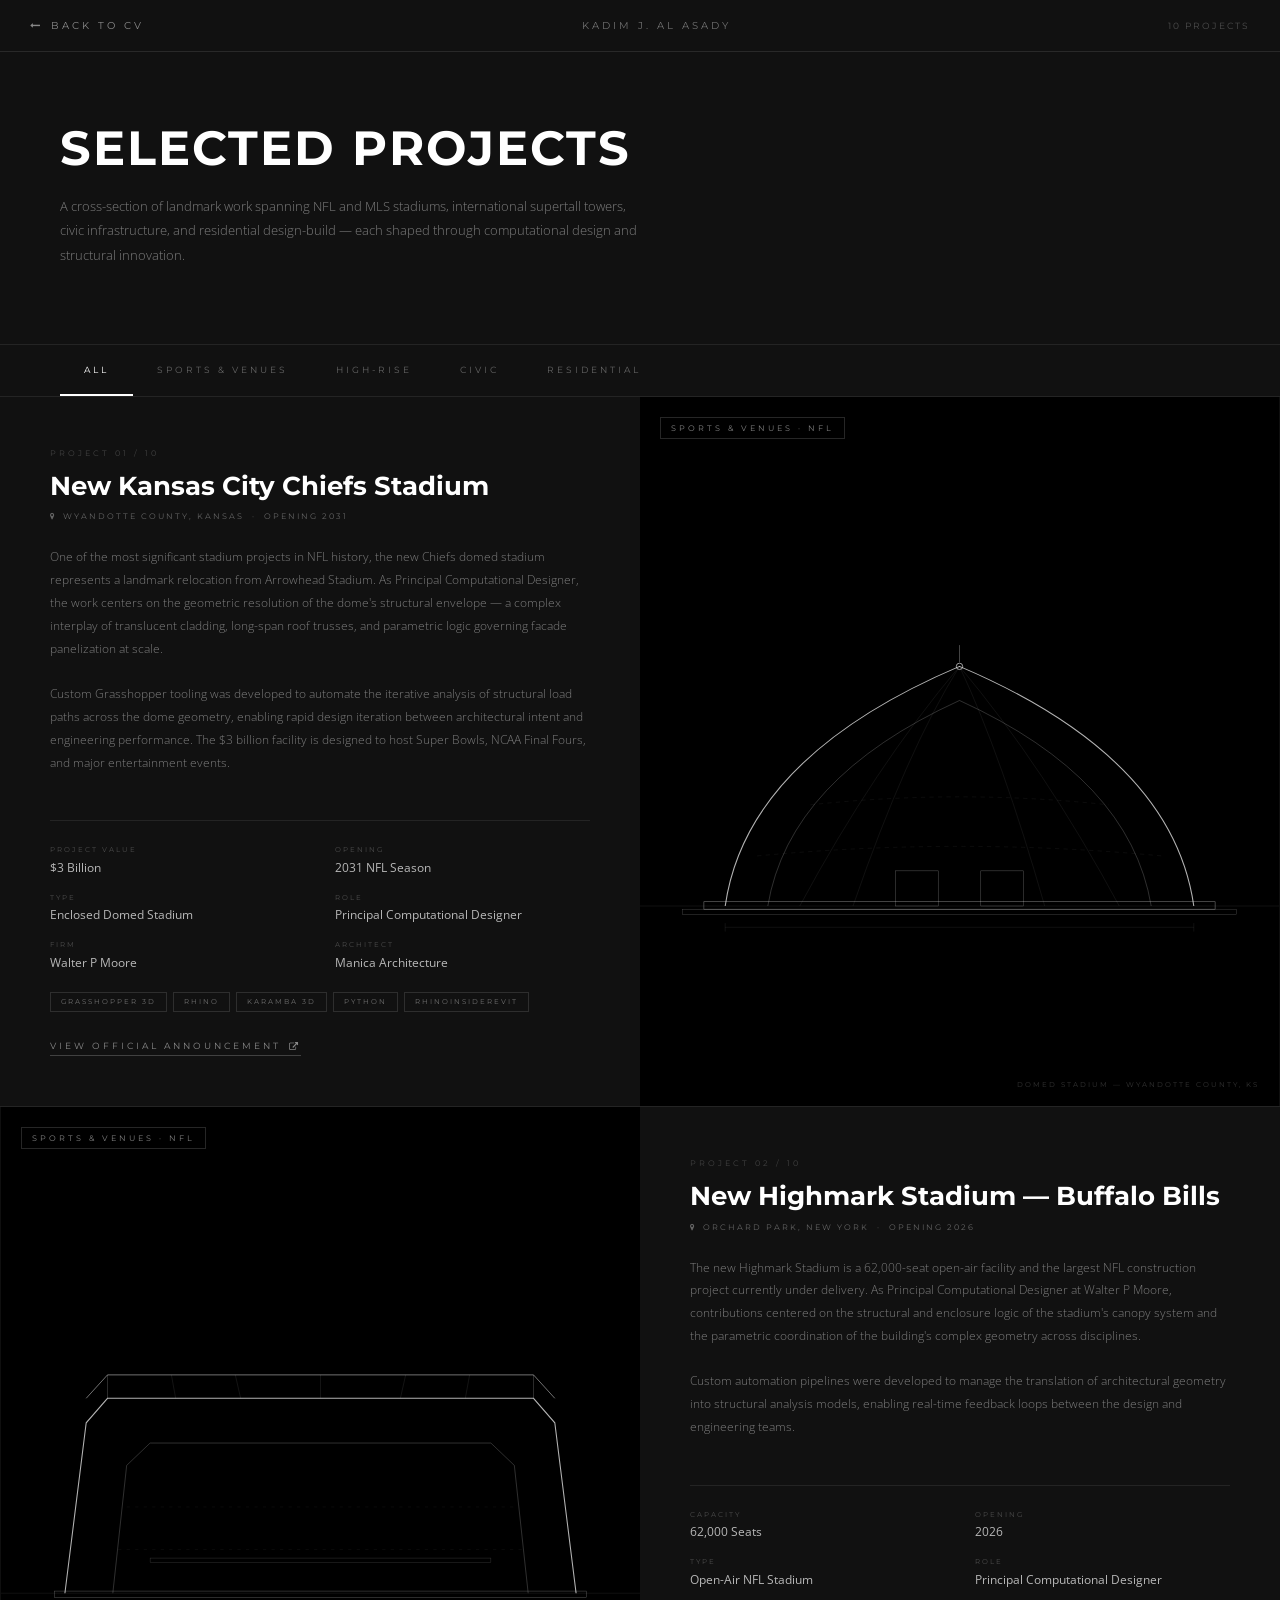
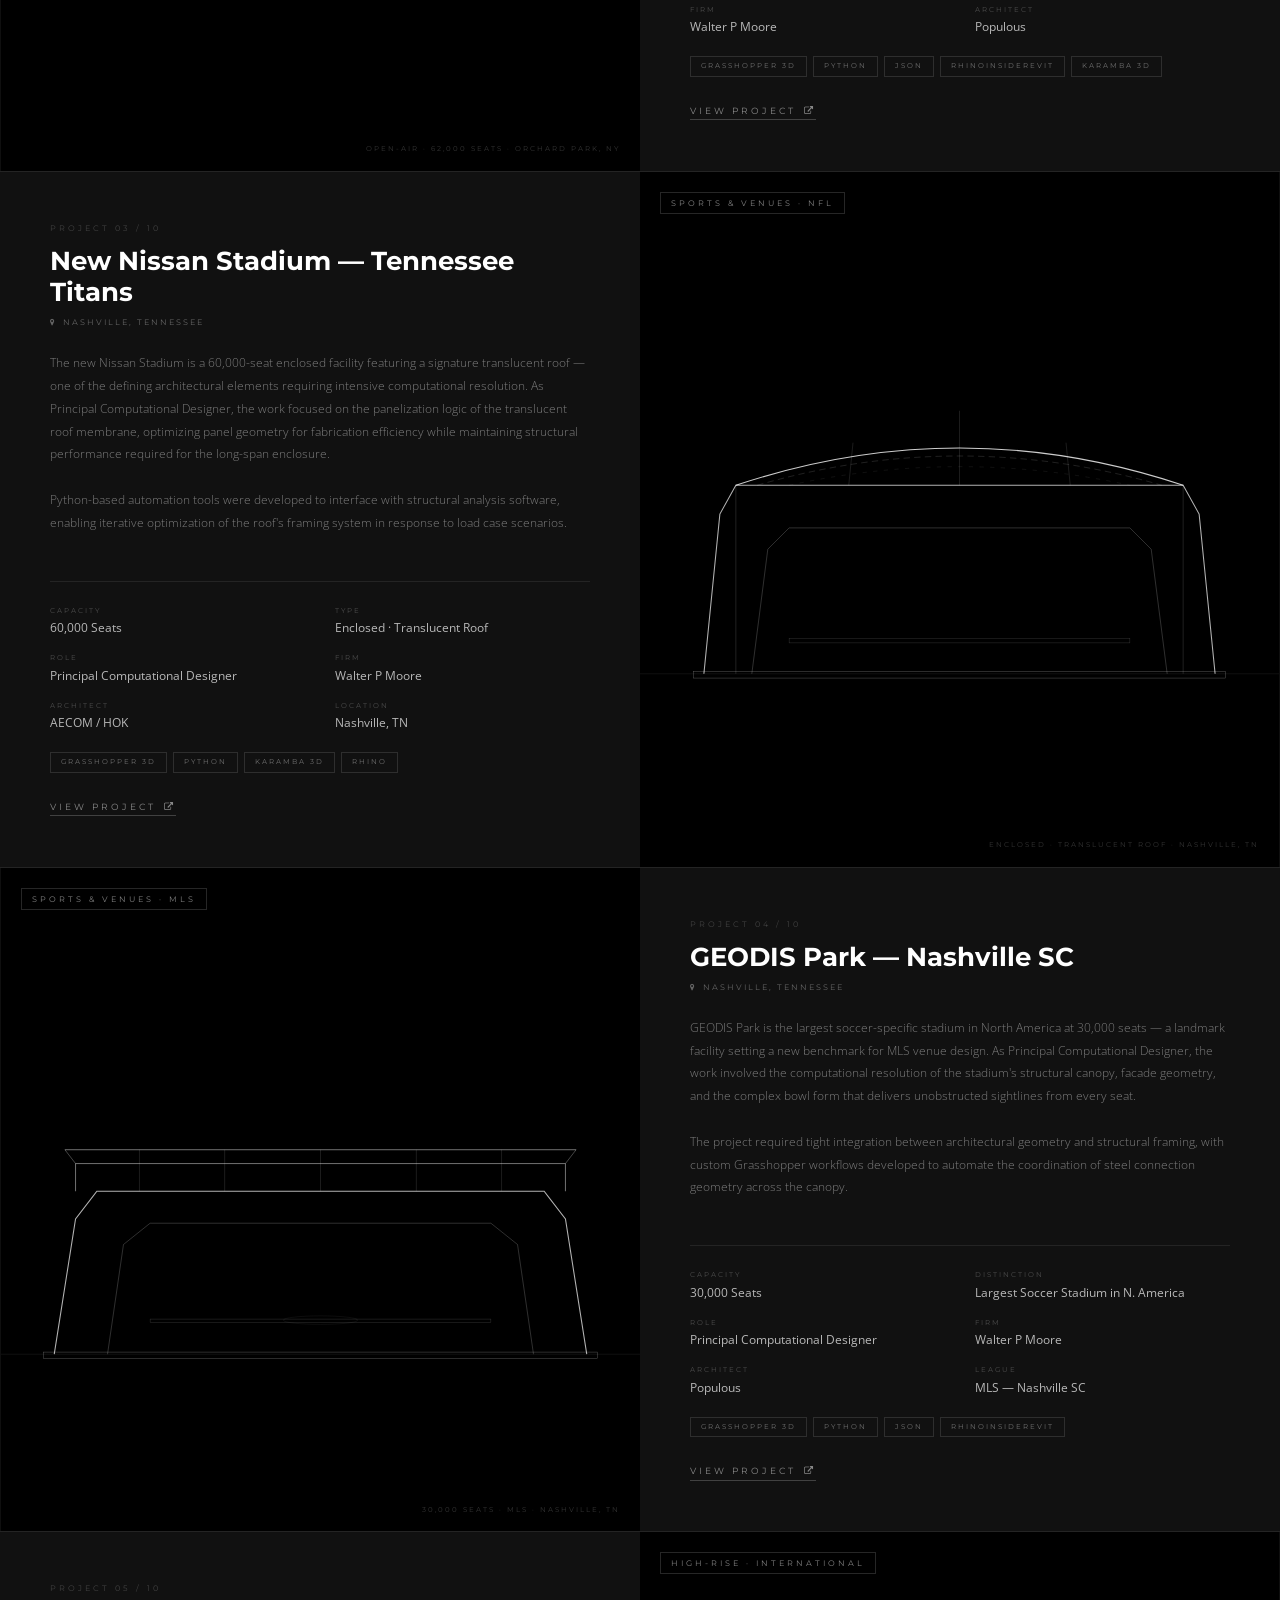
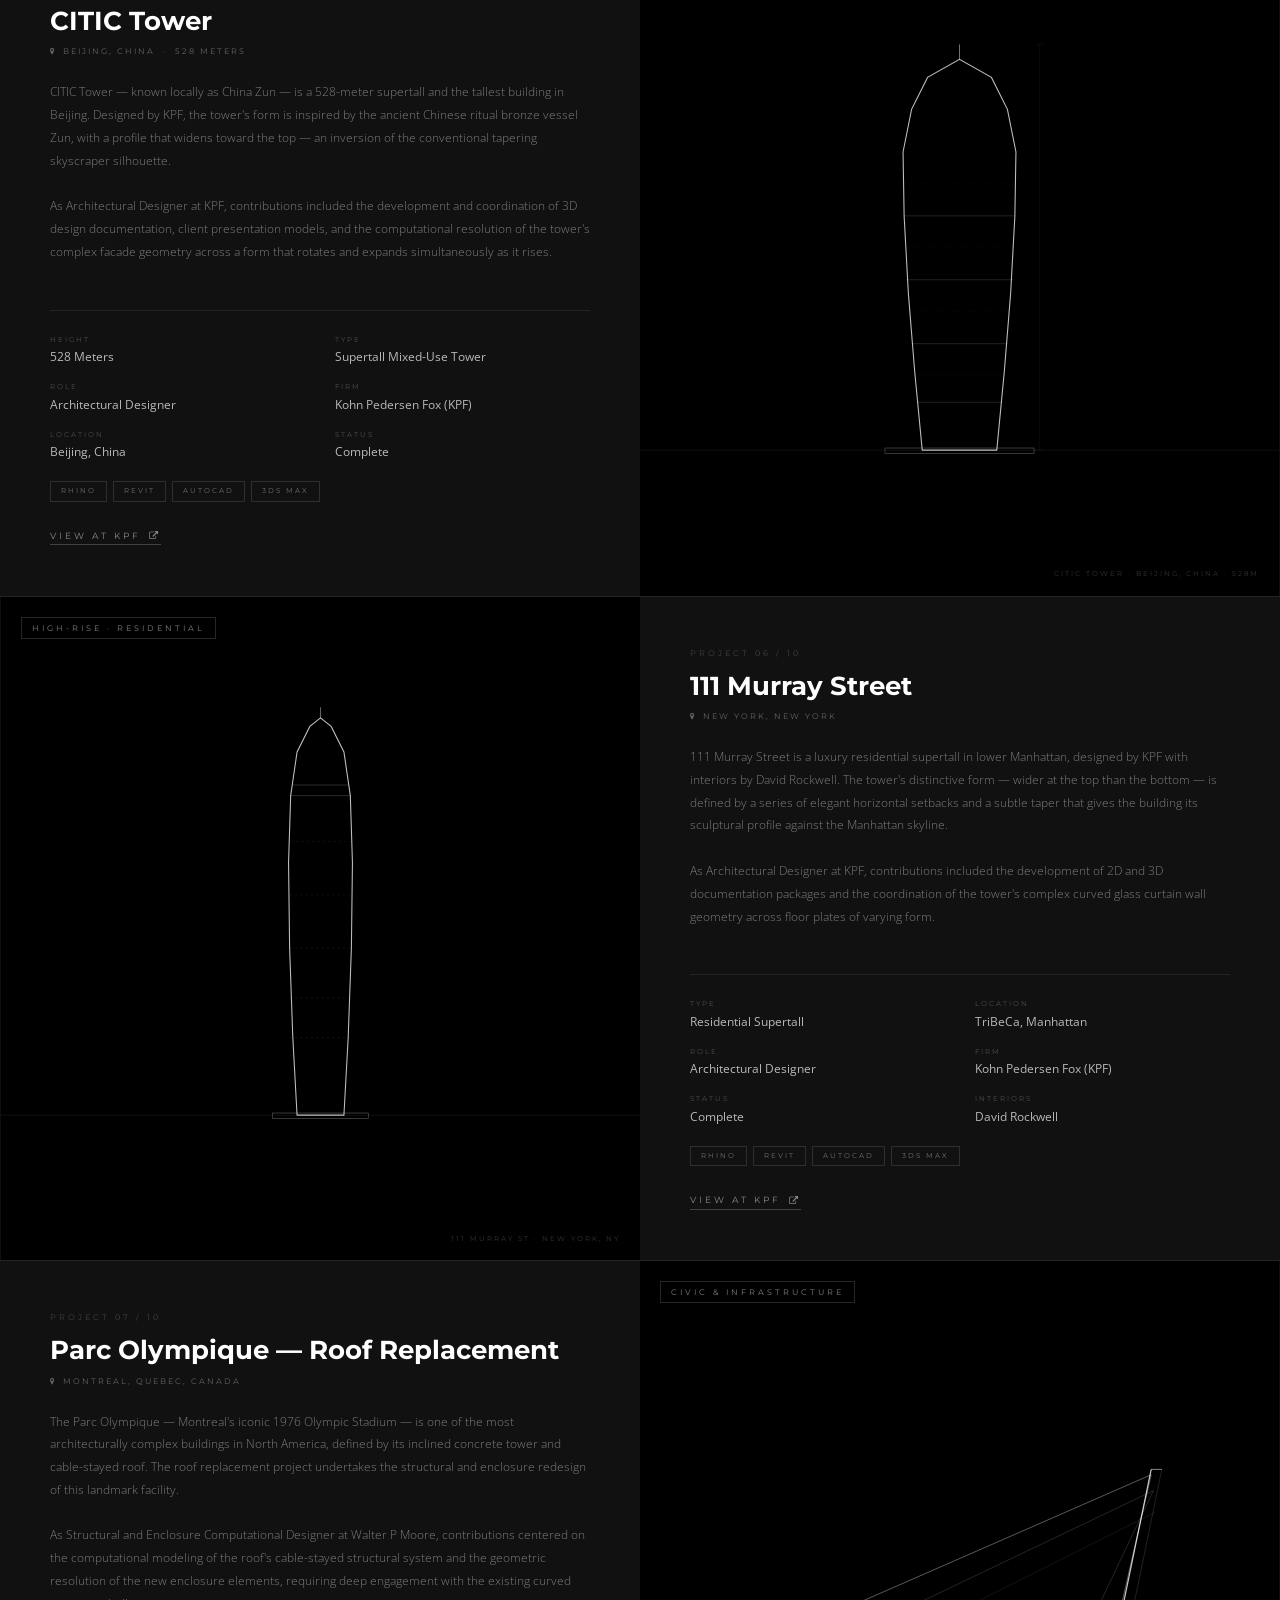
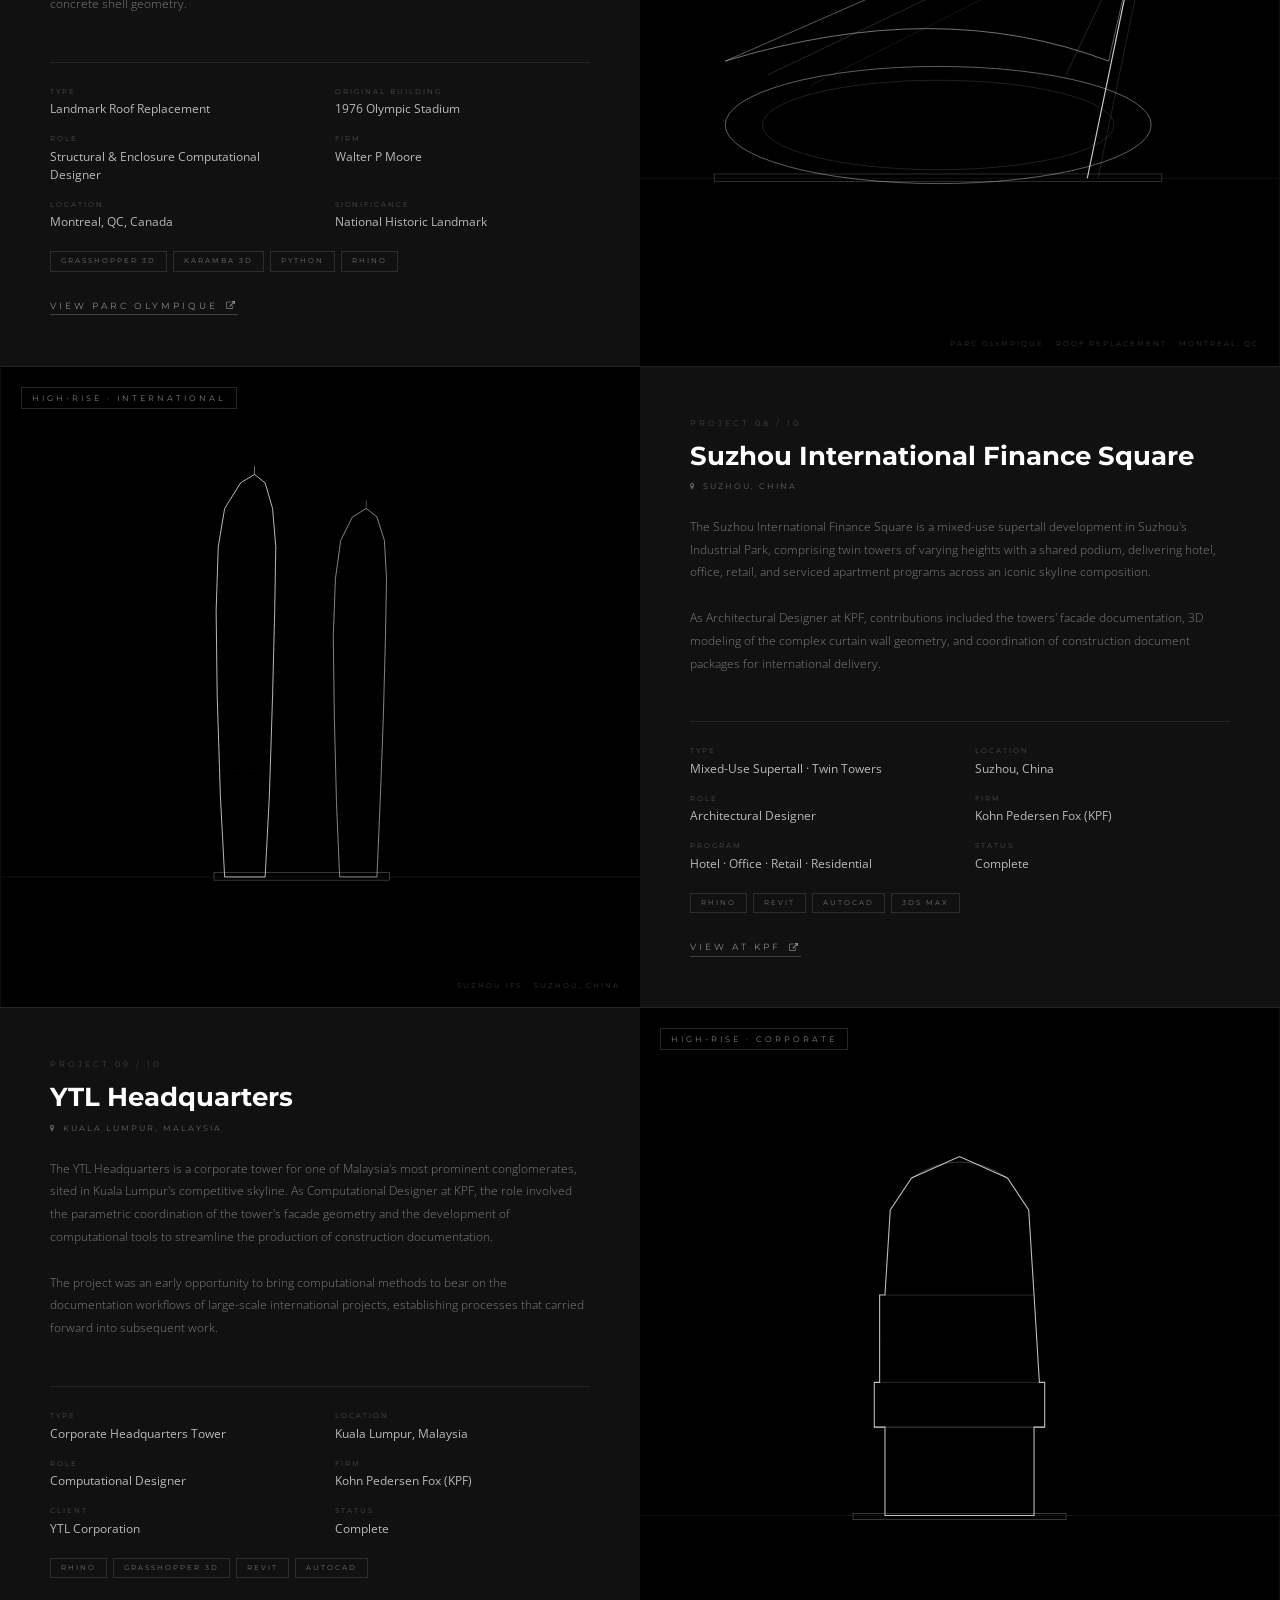
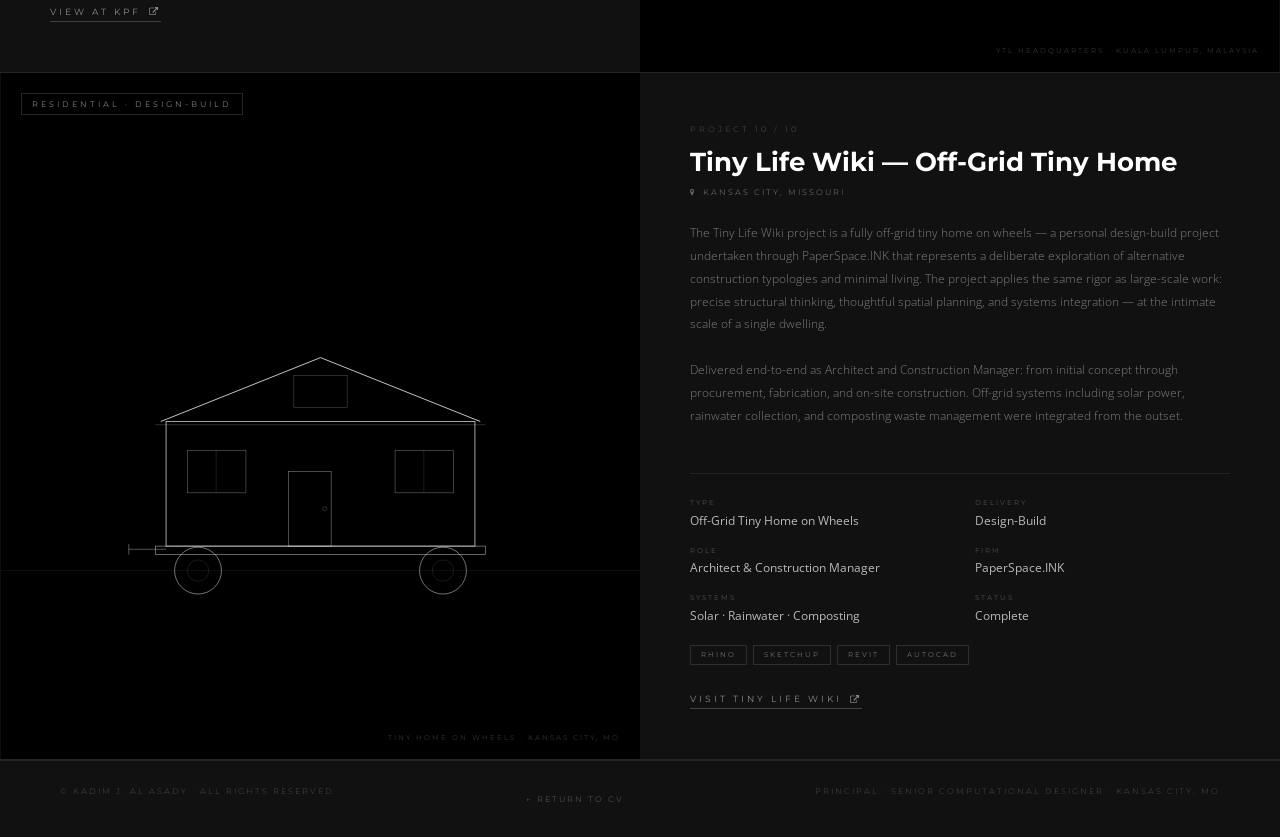
<file: projects.html>
<!DOCTYPE html>
<html lang="en">
<head>
   <meta charset="utf-8">
   <meta http-equiv="X-UA-Compatible" content="IE=edge">
   <meta name="viewport" content="width=device-width, initial-scale=1">
   <title>Selected Projects &mdash; Kadim J. Al Asady</title>
   <link href="css/bootstrap.min.css" rel="stylesheet">
   <link href="css/main.css" rel="stylesheet">
   <link rel="stylesheet" href="css/font-awesome.min.css">
   <link rel="preconnect" href="https://fonts.googleapis.com">
   <link rel="preconnect" href="https://fonts.gstatic.com" crossorigin>
   <link href="https://fonts.googleapis.com/css2?family=Open+Sans:wght@300;400;600;700&family=Montserrat:wght@400;700&display=swap" rel="stylesheet">

   <style>
      /* Match Oscar template: black background, white text, no gold */
      body { background: #111; }

      .proj-nav {
         background: #111;
         border-bottom: 1px solid rgba(255,255,255,0.1);
         padding: 18px 30px;
         display: flex;
         justify-content: space-between;
         align-items: center;
         position: fixed;
         top: 0; left: 0; right: 0;
         z-index: 999;
      }

      .proj-nav a {
         color: rgba(255,255,255,0.5);
         text-decoration: none;
         font-family: 'Montserrat', sans-serif;
         font-size: 10px;
         letter-spacing: 3px;
         text-transform: uppercase;
         transition: color 0.2s;
      }

      .proj-nav a:hover { color: #fff; }

      .proj-nav-title {
         font-family: 'Montserrat', sans-serif;
         font-size: 10px;
         letter-spacing: 3px;
         text-transform: uppercase;
         color: rgba(255,255,255,0.4);
      }

      /* Hero — matches template's header style */
      .proj-hero {
         padding: 120px 60px 60px;
         border-bottom: 1px solid rgba(255,255,255,0.08);
      }

      .proj-hero h1 {
         font-family: 'Montserrat', sans-serif;
         font-size: 48px;
         font-weight: 700;
         color: #fff;
         margin-bottom: 16px;
         text-transform: uppercase;
         letter-spacing: 2px;
      }

      .proj-hero p {
         color: rgba(255,255,255,0.45);
         font-size: 13px;
         max-width: 580px;
         line-height: 1.9;
         font-family: 'Open Sans', sans-serif;
      }

      /* Filter bar — matches template nav style */
      .proj-filters {
         display: flex;
         gap: 0;
         background: #111;
         border-bottom: 1px solid rgba(255,255,255,0.08);
         padding: 0 60px;
         overflow-x: auto;
      }

      .proj-filter {
         font-family: 'Montserrat', sans-serif;
         font-size: 9px;
         letter-spacing: 3px;
         text-transform: uppercase;
         color: rgba(255,255,255,0.35);
         padding: 18px 24px;
         cursor: pointer;
         background: none;
         border: none;
         border-bottom: 2px solid transparent;
         white-space: nowrap;
         transition: all 0.2s;
      }

      .proj-filter.active,
      .proj-filter:hover {
         color: #fff;
         border-bottom-color: #fff;
      }

      /* Project entries — alternating two-col layout */
      .projects-wrap { padding: 0; }

      .project-entry {
         display: grid;
         grid-template-columns: 1fr 1fr;
         border-bottom: 1px solid rgba(255,255,255,0.08);
      }

      .project-entry.reverse { direction: rtl; }
      .project-entry.reverse > * { direction: ltr; }

      /* SVG illustration panel */
      .project-illustration {
         background: #000;
         min-height: 420px;
         display: flex;
         align-items: center;
         justify-content: center;
         position: relative;
         overflow: hidden;
         border-right: 1px solid rgba(255,255,255,0.06);
      }

      .project-entry.reverse .project-illustration {
         border-right: none;
         border-left: 1px solid rgba(255,255,255,0.06);
      }

      .project-illustration svg {
         position: absolute;
         inset: 0;
         width: 100%;
         height: 100%;
      }

      .proj-cat-badge {
         position: absolute;
         top: 20px;
         left: 20px;
         font-family: 'Montserrat', sans-serif;
         font-size: 8px;
         letter-spacing: 3px;
         text-transform: uppercase;
         color: rgba(255,255,255,0.5);
         border: 1px solid rgba(255,255,255,0.15);
         padding: 4px 10px;
         background: rgba(0,0,0,0.5);
      }

      .proj-illus-caption {
         position: absolute;
         bottom: 16px;
         right: 20px;
         font-family: 'Montserrat', sans-serif;
         font-size: 7px;
         letter-spacing: 2px;
         text-transform: uppercase;
         color: rgba(255,255,255,0.2);
      }

      /* Content panel */
      .project-content {
         background: #111;
         padding: 50px 50px;
         display: flex;
         flex-direction: column;
         justify-content: space-between;
         gap: 30px;
      }

      .project-number {
         font-family: 'Montserrat', sans-serif;
         font-size: 8px;
         letter-spacing: 3px;
         text-transform: uppercase;
         color: rgba(255,255,255,0.2);
         margin-bottom: 12px;
      }

      .project-title {
         font-family: 'Montserrat', sans-serif;
         font-size: 26px;
         font-weight: 700;
         color: #fff;
         line-height: 1.2;
         margin-bottom: 8px;
      }

      .project-location {
         font-family: 'Montserrat', sans-serif;
         font-size: 8px;
         letter-spacing: 2px;
         text-transform: uppercase;
         color: rgba(255,255,255,0.35);
         margin-bottom: 24px;
      }

      .project-narrative {
         font-family: 'Open Sans', sans-serif;
         font-size: 12px;
         color: rgba(255,255,255,0.45);
         line-height: 1.9;
      }

      /* Specs grid */
      .project-specs {
         display: grid;
         grid-template-columns: 1fr 1fr;
         gap: 16px 30px;
         padding-top: 24px;
         border-top: 1px solid rgba(255,255,255,0.08);
      }

      .spec-label {
         font-family: 'Montserrat', sans-serif;
         font-size: 7px;
         letter-spacing: 2px;
         text-transform: uppercase;
         color: rgba(255,255,255,0.25);
         margin-bottom: 3px;
      }

      .spec-value {
         font-family: 'Open Sans', sans-serif;
         font-size: 12px;
         color: rgba(255,255,255,0.7);
      }

      /* Tools */
      .project-tools {
         display: flex;
         flex-wrap: wrap;
         gap: 6px;
      }

      .tool-tag {
         font-family: 'Montserrat', sans-serif;
         font-size: 7px;
         letter-spacing: 2px;
         text-transform: uppercase;
         color: rgba(255,255,255,0.4);
         border: 1px solid rgba(255,255,255,0.12);
         padding: 4px 10px;
      }

      /* Link — matches template's scrolldown style */
      .project-link {
         display: inline-flex;
         align-items: center;
         gap: 8px;
         font-family: 'Montserrat', sans-serif;
         font-size: 9px;
         letter-spacing: 3px;
         text-transform: uppercase;
         color: rgba(255,255,255,0.5);
         text-decoration: none;
         border-bottom: 1px solid rgba(255,255,255,0.2);
         padding-bottom: 2px;
         width: fit-content;
         transition: color 0.2s, border-color 0.2s;
      }

      .project-link:hover {
         color: #fff;
         border-bottom-color: #fff;
      }

      /* Footer */
      .proj-footer {
         background: #111;
         border-top: 1px solid rgba(255,255,255,0.08);
         padding: 24px 60px;
         display: flex;
         justify-content: space-between;
         align-items: center;
      }

      .proj-footer p,
      .proj-footer a {
         font-family: 'Montserrat', sans-serif;
         font-size: 8px;
         letter-spacing: 2px;
         text-transform: uppercase;
         color: rgba(255,255,255,0.25);
         text-decoration: none;
      }

      .proj-footer a:hover { color: #fff; }

      @media (max-width: 900px) {
         .proj-hero { padding: 100px 24px 40px; }
         .proj-filters { padding: 0 24px; }
         .project-entry { grid-template-columns: 1fr; direction: ltr !important; }
         .project-entry > * { direction: ltr !important; }
         .project-illustration { min-height: 280px; border-right: none !important; border-left: none !important; }
         .project-content { padding: 32px 24px; }
         .project-specs { grid-template-columns: 1fr; }
         .proj-footer { flex-direction: column; gap: 12px; text-align: center; padding: 24px; }
      }
   </style>
</head>
<body>

<!-- NAV -->
<div class="proj-nav">
   <a href="index.html"><i class="fa fa-long-arrow-left" style="margin-right:8px;"></i>Back to CV</a>
   <span class="proj-nav-title">Kadim J. Al Asady</span>
   <span style="font-family:'Montserrat',sans-serif; font-size:9px; letter-spacing:2px; color:rgba(255,255,255,0.25); text-transform:uppercase;">10 Projects</span>
</div>

<!-- HERO -->
<div class="proj-hero">
   <h1>Selected Projects</h1>
   <p>A cross-section of landmark work spanning NFL and MLS stadiums, international supertall towers, civic infrastructure, and residential design-build &mdash; each shaped through computational design and structural innovation.</p>
</div>

<!-- FILTERS -->
<div class="proj-filters">
   <button class="proj-filter active" onclick="filterProjects('all',this)">All</button>
   <button class="proj-filter" onclick="filterProjects('sports',this)">Sports &amp; Venues</button>
   <button class="proj-filter" onclick="filterProjects('highrise',this)">High-Rise</button>
   <button class="proj-filter" onclick="filterProjects('civic',this)">Civic</button>
   <button class="proj-filter" onclick="filterProjects('residential',this)">Residential</button>
</div>

<!-- PROJECTS -->
<div class="projects-wrap">

   <!-- 01 Chiefs -->
   <div class="project-entry" data-cat="sports">
      <div class="project-content">
         <div>
            <div class="project-number">Project 01 / 10</div>
            <div class="project-title">New Kansas City Chiefs Stadium</div>
            <div class="project-location"><i class="fa fa-map-marker" style="margin-right:6px;"></i>Wyandotte County, Kansas &nbsp;&middot;&nbsp; Opening 2031</div>
            <p class="project-narrative">One of the most significant stadium projects in NFL history, the new Chiefs domed stadium represents a landmark relocation from Arrowhead Stadium. As Principal Computational Designer, the work centers on the geometric resolution of the dome's structural envelope &mdash; a complex interplay of translucent cladding, long-span roof trusses, and parametric logic governing facade panelization at scale.<br><br>Custom Grasshopper tooling was developed to automate the iterative analysis of structural load paths across the dome geometry, enabling rapid design iteration between architectural intent and engineering performance. The $3 billion facility is designed to host Super Bowls, NCAA Final Fours, and major entertainment events.</p>
         </div>
         <div>
            <div class="project-specs">
               <div><div class="spec-label">Project Value</div><div class="spec-value">$3 Billion</div></div>
               <div><div class="spec-label">Opening</div><div class="spec-value">2031 NFL Season</div></div>
               <div><div class="spec-label">Type</div><div class="spec-value">Enclosed Domed Stadium</div></div>
               <div><div class="spec-label">Role</div><div class="spec-value">Principal Computational Designer</div></div>
               <div><div class="spec-label">Firm</div><div class="spec-value">Walter P Moore</div></div>
               <div><div class="spec-label">Architect</div><div class="spec-value">Manica Architecture</div></div>
            </div>
            <div class="project-tools" style="margin-top:20px;">
               <span class="tool-tag">Grasshopper 3D</span><span class="tool-tag">Rhino</span><span class="tool-tag">Karamba 3D</span><span class="tool-tag">Python</span><span class="tool-tag">RhinoInsideRevit</span>
            </div>
            <div style="margin-top:20px;">
               <a class="project-link" href="https://www.chiefs.com/news/kansas-city-chiefs-and-kansas-governor-s-office-announce-agreement-on-plans-for-a-new-state-of-the-art-domed-stadium-in-kansas" target="_blank">View Official Announcement <i class="fa fa-external-link"></i></a>
            </div>
         </div>
      </div>
      <div class="project-illustration">
         <svg viewBox="0 0 600 420" xmlns="http://www.w3.org/2000/svg" fill="none">
            <line x1="0" y1="355" x2="600" y2="355" stroke="#fff" stroke-width="0.4" opacity="0.15"/>
            <path d="M80,355 Q100,215 300,130 Q500,215 520,355" stroke="#fff" stroke-width="1" opacity="0.7"/>
            <path d="M120,355 Q140,235 300,162 Q460,235 480,355" stroke="#fff" stroke-width="0.5" opacity="0.35"/>
            <path d="M300,130 Q250,210 200,355" stroke="#fff" stroke-width="0.3" opacity="0.2"/>
            <path d="M300,130 Q340,215 380,355" stroke="#fff" stroke-width="0.3" opacity="0.2"/>
            <path d="M300,130 Q380,225 450,355" stroke="#fff" stroke-width="0.3" opacity="0.2"/>
            <path d="M300,130 Q220,225 150,355" stroke="#fff" stroke-width="0.3" opacity="0.2"/>
            <rect x="60" y="351" width="480" height="7" stroke="#fff" stroke-width="0.5" opacity="0.5"/>
            <rect x="40" y="358" width="520" height="5" stroke="#fff" stroke-width="0.4" opacity="0.3"/>
            <rect x="240" y="322" width="40" height="33" stroke="#fff" stroke-width="0.4" opacity="0.4"/>
            <rect x="320" y="322" width="40" height="33" stroke="#fff" stroke-width="0.4" opacity="0.4"/>
            <circle cx="300" cy="130" r="3" stroke="#fff" stroke-width="0.7" opacity="0.8"/>
            <line x1="300" y1="110" x2="300" y2="126" stroke="#fff" stroke-width="0.5" opacity="0.5"/>
            <path d="M160,260 Q300,245 440,260" stroke="#fff" stroke-width="0.3" opacity="0.15" stroke-dasharray="4,4"/>
            <path d="M110,308 Q300,290 490,308" stroke="#fff" stroke-width="0.3" opacity="0.15" stroke-dasharray="4,4"/>
            <line x1="80" y1="375" x2="520" y2="375" stroke="#fff" stroke-width="0.3" opacity="0.2"/>
            <line x1="80" y1="371" x2="80" y2="379" stroke="#fff" stroke-width="0.3" opacity="0.2"/>
            <line x1="520" y1="371" x2="520" y2="379" stroke="#fff" stroke-width="0.3" opacity="0.2"/>
         </svg>
         <div class="proj-cat-badge">Sports &amp; Venues &middot; NFL</div>
         <div class="proj-illus-caption">Domed Stadium &mdash; Wyandotte County, KS</div>
      </div>
   </div>

   <!-- 02 Bills -->
   <div class="project-entry reverse" data-cat="sports">
      <div class="project-content">
         <div>
            <div class="project-number">Project 02 / 10</div>
            <div class="project-title">New Highmark Stadium &mdash; Buffalo Bills</div>
            <div class="project-location"><i class="fa fa-map-marker" style="margin-right:6px;"></i>Orchard Park, New York &nbsp;&middot;&nbsp; Opening 2026</div>
            <p class="project-narrative">The new Highmark Stadium is a 62,000-seat open-air facility and the largest NFL construction project currently under delivery. As Principal Computational Designer at Walter P Moore, contributions centered on the structural and enclosure logic of the stadium's canopy system and the parametric coordination of the building's complex geometry across disciplines.<br><br>Custom automation pipelines were developed to manage the translation of architectural geometry into structural analysis models, enabling real-time feedback loops between the design and engineering teams.</p>
         </div>
         <div>
            <div class="project-specs">
               <div><div class="spec-label">Capacity</div><div class="spec-value">62,000 Seats</div></div>
               <div><div class="spec-label">Opening</div><div class="spec-value">2026</div></div>
               <div><div class="spec-label">Type</div><div class="spec-value">Open-Air NFL Stadium</div></div>
               <div><div class="spec-label">Role</div><div class="spec-value">Principal Computational Designer</div></div>
               <div><div class="spec-label">Firm</div><div class="spec-value">Walter P Moore</div></div>
               <div><div class="spec-label">Architect</div><div class="spec-value">Populous</div></div>
            </div>
            <div class="project-tools" style="margin-top:20px;">
               <span class="tool-tag">Grasshopper 3D</span><span class="tool-tag">Python</span><span class="tool-tag">JSON</span><span class="tool-tag">RhinoInsideRevit</span><span class="tool-tag">Karamba 3D</span>
            </div>
            <div style="margin-top:20px;">
               <a class="project-link" href="https://populous.com/showcases/buffalo-bills-new-highmark-stadium" target="_blank">View Project <i class="fa fa-external-link"></i></a>
            </div>
         </div>
      </div>
      <div class="project-illustration">
         <svg viewBox="0 0 600 420" xmlns="http://www.w3.org/2000/svg" fill="none">
            <line x1="0" y1="355" x2="600" y2="355" stroke="#fff" stroke-width="0.4" opacity="0.15"/>
            <path d="M60,355 L80,195 L100,172 L500,172 L520,195 L540,355" stroke="#fff" stroke-width="1" opacity="0.7"/>
            <path d="M105,355 L118,235 L140,214 L460,214 L482,235 L495,355" stroke="#fff" stroke-width="0.5" opacity="0.35"/>
            <path d="M80,172 L100,150 L500,150 L520,172" stroke="#fff" stroke-width="0.7" opacity="0.6"/>
            <line x1="100" y1="150" x2="100" y2="172" stroke="#fff" stroke-width="0.4" opacity="0.4"/>
            <line x1="500" y1="150" x2="500" y2="172" stroke="#fff" stroke-width="0.4" opacity="0.4"/>
            <line x1="160" y1="150" x2="164" y2="172" stroke="#fff" stroke-width="0.3" opacity="0.25"/>
            <line x1="220" y1="150" x2="225" y2="172" stroke="#fff" stroke-width="0.3" opacity="0.25"/>
            <line x1="300" y1="150" x2="300" y2="172" stroke="#fff" stroke-width="0.3" opacity="0.25"/>
            <line x1="380" y1="150" x2="375" y2="172" stroke="#fff" stroke-width="0.3" opacity="0.25"/>
            <line x1="440" y1="150" x2="436" y2="172" stroke="#fff" stroke-width="0.3" opacity="0.25"/>
            <rect x="140" y="322" width="320" height="4" stroke="#fff" stroke-width="0.3" opacity="0.3"/>
            <rect x="50" y="353" width="500" height="6" stroke="#fff" stroke-width="0.4" opacity="0.4"/>
            <line x1="118" y1="274" x2="482" y2="274" stroke="#fff" stroke-width="0.25" opacity="0.15" stroke-dasharray="3,5"/>
            <line x1="110" y1="314" x2="490" y2="314" stroke="#fff" stroke-width="0.25" opacity="0.15" stroke-dasharray="3,5"/>
         </svg>
         <div class="proj-cat-badge">Sports &amp; Venues &middot; NFL</div>
         <div class="proj-illus-caption">Open-Air &middot; 62,000 Seats &middot; Orchard Park, NY</div>
      </div>
   </div>

   <!-- 03 Titans -->
   <div class="project-entry" data-cat="sports">
      <div class="project-content">
         <div>
            <div class="project-number">Project 03 / 10</div>
            <div class="project-title">New Nissan Stadium &mdash; Tennessee Titans</div>
            <div class="project-location"><i class="fa fa-map-marker" style="margin-right:6px;"></i>Nashville, Tennessee</div>
            <p class="project-narrative">The new Nissan Stadium is a 60,000-seat enclosed facility featuring a signature translucent roof &mdash; one of the defining architectural elements requiring intensive computational resolution. As Principal Computational Designer, the work focused on the panelization logic of the translucent roof membrane, optimizing panel geometry for fabrication efficiency while maintaining structural performance required for the long-span enclosure.<br><br>Python-based automation tools were developed to interface with structural analysis software, enabling iterative optimization of the roof's framing system in response to load case scenarios.</p>
         </div>
         <div>
            <div class="project-specs">
               <div><div class="spec-label">Capacity</div><div class="spec-value">60,000 Seats</div></div>
               <div><div class="spec-label">Type</div><div class="spec-value">Enclosed &middot; Translucent Roof</div></div>
               <div><div class="spec-label">Role</div><div class="spec-value">Principal Computational Designer</div></div>
               <div><div class="spec-label">Firm</div><div class="spec-value">Walter P Moore</div></div>
               <div><div class="spec-label">Architect</div><div class="spec-value">AECOM / HOK</div></div>
               <div><div class="spec-label">Location</div><div class="spec-value">Nashville, TN</div></div>
            </div>
            <div class="project-tools" style="margin-top:20px;">
               <span class="tool-tag">Grasshopper 3D</span><span class="tool-tag">Python</span><span class="tool-tag">Karamba 3D</span><span class="tool-tag">Rhino</span>
            </div>
            <div style="margin-top:20px;">
               <a class="project-link" href="https://www.walterpmoore.com/news/tennessee-titans-announces-team-new-nissan-stadium" target="_blank">View Project <i class="fa fa-external-link"></i></a>
            </div>
         </div>
      </div>
      <div class="project-illustration">
         <svg viewBox="0 0 600 420" xmlns="http://www.w3.org/2000/svg" fill="none">
            <line x1="0" y1="355" x2="600" y2="355" stroke="#fff" stroke-width="0.4" opacity="0.15"/>
            <path d="M60,355 L75,205 L90,178 L510,178 L525,205 L540,355" stroke="#fff" stroke-width="1" opacity="0.7"/>
            <path d="M90,178 Q300,108 510,178" stroke="#fff" stroke-width="1" opacity="0.8"/>
            <path d="M110,178 Q300,123 490,178" stroke="#fff" stroke-width="0.4" opacity="0.3" stroke-dasharray="6,4"/>
            <path d="M140,178 Q300,143 460,178" stroke="#fff" stroke-width="0.3" opacity="0.2" stroke-dasharray="4,6"/>
            <path d="M105,355 L120,238 L140,218 L460,218 L480,238 L495,355" stroke="#fff" stroke-width="0.5" opacity="0.35"/>
            <rect x="140" y="322" width="320" height="4" stroke="#fff" stroke-width="0.3" opacity="0.3"/>
            <rect x="50" y="353" width="500" height="6" stroke="#fff" stroke-width="0.4" opacity="0.4"/>
            <line x1="90" y1="178" x2="90" y2="355" stroke="#fff" stroke-width="0.4" opacity="0.3"/>
            <line x1="510" y1="178" x2="510" y2="355" stroke="#fff" stroke-width="0.4" opacity="0.3"/>
            <line x1="200" y1="138" x2="196" y2="178" stroke="#fff" stroke-width="0.35" opacity="0.3"/>
            <line x1="300" y1="108" x2="300" y2="178" stroke="#fff" stroke-width="0.35" opacity="0.3"/>
            <line x1="400" y1="138" x2="404" y2="178" stroke="#fff" stroke-width="0.35" opacity="0.3"/>
         </svg>
         <div class="proj-cat-badge">Sports &amp; Venues &middot; NFL</div>
         <div class="proj-illus-caption">Enclosed &middot; Translucent Roof &middot; Nashville, TN</div>
      </div>
   </div>

   <!-- 04 GEODIS -->
   <div class="project-entry reverse" data-cat="sports">
      <div class="project-content">
         <div>
            <div class="project-number">Project 04 / 10</div>
            <div class="project-title">GEODIS Park &mdash; Nashville SC</div>
            <div class="project-location"><i class="fa fa-map-marker" style="margin-right:6px;"></i>Nashville, Tennessee</div>
            <p class="project-narrative">GEODIS Park is the largest soccer-specific stadium in North America at 30,000 seats &mdash; a landmark facility setting a new benchmark for MLS venue design. As Principal Computational Designer, the work involved the computational resolution of the stadium's structural canopy, facade geometry, and the complex bowl form that delivers unobstructed sightlines from every seat.<br><br>The project required tight integration between architectural geometry and structural framing, with custom Grasshopper workflows developed to automate the coordination of steel connection geometry across the canopy.</p>
         </div>
         <div>
            <div class="project-specs">
               <div><div class="spec-label">Capacity</div><div class="spec-value">30,000 Seats</div></div>
               <div><div class="spec-label">Distinction</div><div class="spec-value">Largest Soccer Stadium in N. America</div></div>
               <div><div class="spec-label">Role</div><div class="spec-value">Principal Computational Designer</div></div>
               <div><div class="spec-label">Firm</div><div class="spec-value">Walter P Moore</div></div>
               <div><div class="spec-label">Architect</div><div class="spec-value">Populous</div></div>
               <div><div class="spec-label">League</div><div class="spec-value">MLS &mdash; Nashville SC</div></div>
            </div>
            <div class="project-tools" style="margin-top:20px;">
               <span class="tool-tag">Grasshopper 3D</span><span class="tool-tag">Python</span><span class="tool-tag">JSON</span><span class="tool-tag">RhinoInsideRevit</span>
            </div>
            <div style="margin-top:20px;">
               <a class="project-link" href="https://www.walterpmoore.com/geodis-park-hits-all-right-notes" target="_blank">View Project <i class="fa fa-external-link"></i></a>
            </div>
         </div>
      </div>
      <div class="project-illustration">
         <svg viewBox="0 0 600 420" xmlns="http://www.w3.org/2000/svg" fill="none">
            <line x1="0" y1="355" x2="600" y2="355" stroke="#fff" stroke-width="0.4" opacity="0.15"/>
            <path d="M50,355 L70,228 L90,202 L510,202 L530,228 L550,355" stroke="#fff" stroke-width="1" opacity="0.7"/>
            <path d="M70,202 L70,176 L530,176 L530,202" stroke="#fff" stroke-width="0.7" opacity="0.6"/>
            <line x1="70" y1="176" x2="60" y2="163" stroke="#fff" stroke-width="0.5" opacity="0.5"/>
            <line x1="530" y1="176" x2="540" y2="163" stroke="#fff" stroke-width="0.5" opacity="0.5"/>
            <line x1="60" y1="163" x2="540" y2="163" stroke="#fff" stroke-width="0.7" opacity="0.6"/>
            <line x1="130" y1="163" x2="130" y2="202" stroke="#fff" stroke-width="0.35" opacity="0.3"/>
            <line x1="210" y1="163" x2="210" y2="202" stroke="#fff" stroke-width="0.35" opacity="0.3"/>
            <line x1="300" y1="163" x2="300" y2="202" stroke="#fff" stroke-width="0.35" opacity="0.3"/>
            <line x1="390" y1="163" x2="390" y2="202" stroke="#fff" stroke-width="0.35" opacity="0.3"/>
            <line x1="470" y1="163" x2="470" y2="202" stroke="#fff" stroke-width="0.35" opacity="0.3"/>
            <path d="M100,355 L115,252 L140,232 L460,232 L485,252 L500,355" stroke="#fff" stroke-width="0.5" opacity="0.35"/>
            <rect x="140" y="322" width="320" height="3" stroke="#fff" stroke-width="0.3" opacity="0.3"/>
            <ellipse cx="300" cy="323" rx="35" ry="4" stroke="#fff" stroke-width="0.25" opacity="0.2"/>
            <rect x="40" y="353" width="520" height="6" stroke="#fff" stroke-width="0.4" opacity="0.4"/>
         </svg>
         <div class="proj-cat-badge">Sports &amp; Venues &middot; MLS</div>
         <div class="proj-illus-caption">30,000 Seats &middot; MLS &middot; Nashville, TN</div>
      </div>
   </div>

   <!-- 05 CITIC -->
   <div class="project-entry" data-cat="highrise">
      <div class="project-content">
         <div>
            <div class="project-number">Project 05 / 10</div>
            <div class="project-title">CITIC Tower</div>
            <div class="project-location"><i class="fa fa-map-marker" style="margin-right:6px;"></i>Beijing, China &nbsp;&middot;&nbsp; 528 Meters</div>
            <p class="project-narrative">CITIC Tower &mdash; known locally as China Zun &mdash; is a 528-meter supertall and the tallest building in Beijing. Designed by KPF, the tower's form is inspired by the ancient Chinese ritual bronze vessel Zun, with a profile that widens toward the top &mdash; an inversion of the conventional tapering skyscraper silhouette.<br><br>As Architectural Designer at KPF, contributions included the development and coordination of 3D design documentation, client presentation models, and the computational resolution of the tower's complex facade geometry across a form that rotates and expands simultaneously as it rises.</p>
         </div>
         <div>
            <div class="project-specs">
               <div><div class="spec-label">Height</div><div class="spec-value">528 Meters</div></div>
               <div><div class="spec-label">Type</div><div class="spec-value">Supertall Mixed-Use Tower</div></div>
               <div><div class="spec-label">Role</div><div class="spec-value">Architectural Designer</div></div>
               <div><div class="spec-label">Firm</div><div class="spec-value">Kohn Pedersen Fox (KPF)</div></div>
               <div><div class="spec-label">Location</div><div class="spec-value">Beijing, China</div></div>
               <div><div class="spec-label">Status</div><div class="spec-value">Complete</div></div>
            </div>
            <div class="project-tools" style="margin-top:20px;">
               <span class="tool-tag">Rhino</span><span class="tool-tag">Revit</span><span class="tool-tag">AutoCAD</span><span class="tool-tag">3ds Max</span>
            </div>
            <div style="margin-top:20px;">
               <a class="project-link" href="https://www.kpf.com/projects/citic-tower" target="_blank">View at KPF <i class="fa fa-external-link"></i></a>
            </div>
         </div>
      </div>
      <div class="project-illustration">
         <svg viewBox="0 0 600 420" xmlns="http://www.w3.org/2000/svg" fill="none">
            <line x1="0" y1="385" x2="600" y2="385" stroke="#fff" stroke-width="0.4" opacity="0.15"/>
            <path d="M265,385 L258,312 L252,238 L248,165 L247,105 L255,65 L270,35 L300,18 L330,35 L345,65 L353,105 L352,165 L348,238 L342,312 L335,385 Z" stroke="#fff" stroke-width="1" opacity="0.75"/>
            <line x1="248" y1="165" x2="352" y2="165" stroke="#fff" stroke-width="0.4" opacity="0.3"/>
            <line x1="250" y1="225" x2="350" y2="225" stroke="#fff" stroke-width="0.4" opacity="0.3"/>
            <line x1="255" y1="285" x2="345" y2="285" stroke="#fff" stroke-width="0.4" opacity="0.3"/>
            <line x1="260" y1="340" x2="340" y2="340" stroke="#fff" stroke-width="0.4" opacity="0.3"/>
            <line x1="249" y1="105" x2="351" y2="105" stroke="#fff" stroke-width="0.2" opacity="0.15" stroke-dasharray="2,3"/>
            <line x1="248" y1="135" x2="352" y2="135" stroke="#fff" stroke-width="0.2" opacity="0.15" stroke-dasharray="2,3"/>
            <line x1="251" y1="195" x2="349" y2="195" stroke="#fff" stroke-width="0.2" opacity="0.15" stroke-dasharray="2,3"/>
            <line x1="253" y1="255" x2="347" y2="255" stroke="#fff" stroke-width="0.2" opacity="0.15" stroke-dasharray="2,3"/>
            <line x1="257" y1="315" x2="343" y2="315" stroke="#fff" stroke-width="0.2" opacity="0.15" stroke-dasharray="2,3"/>
            <line x1="300" y1="18" x2="300" y2="4" stroke="#fff" stroke-width="0.7" opacity="0.6"/>
            <rect x="230" y="383" width="140" height="5" stroke="#fff" stroke-width="0.5" opacity="0.4"/>
            <line x1="375" y1="4" x2="375" y2="385" stroke="#fff" stroke-width="0.25" opacity="0.15"/>
            <line x1="371" y1="4" x2="379" y2="4" stroke="#fff" stroke-width="0.25" opacity="0.15"/>
            <line x1="371" y1="385" x2="379" y2="385" stroke="#fff" stroke-width="0.25" opacity="0.15"/>
         </svg>
         <div class="proj-cat-badge">High-Rise &middot; International</div>
         <div class="proj-illus-caption">CITIC Tower &middot; Beijing, China &middot; 528m</div>
      </div>
   </div>

   <!-- 06 111 Murray -->
   <div class="project-entry reverse" data-cat="highrise">
      <div class="project-content">
         <div>
            <div class="project-number">Project 06 / 10</div>
            <div class="project-title">111 Murray Street</div>
            <div class="project-location"><i class="fa fa-map-marker" style="margin-right:6px;"></i>New York, New York</div>
            <p class="project-narrative">111 Murray Street is a luxury residential supertall in lower Manhattan, designed by KPF with interiors by David Rockwell. The tower's distinctive form &mdash; wider at the top than the bottom &mdash; is defined by a series of elegant horizontal setbacks and a subtle taper that gives the building its sculptural profile against the Manhattan skyline.<br><br>As Architectural Designer at KPF, contributions included the development of 2D and 3D documentation packages and the coordination of the tower's complex curved glass curtain wall geometry across floor plates of varying form.</p>
         </div>
         <div>
            <div class="project-specs">
               <div><div class="spec-label">Type</div><div class="spec-value">Residential Supertall</div></div>
               <div><div class="spec-label">Location</div><div class="spec-value">TriBeCa, Manhattan</div></div>
               <div><div class="spec-label">Role</div><div class="spec-value">Architectural Designer</div></div>
               <div><div class="spec-label">Firm</div><div class="spec-value">Kohn Pedersen Fox (KPF)</div></div>
               <div><div class="spec-label">Status</div><div class="spec-value">Complete</div></div>
               <div><div class="spec-label">Interiors</div><div class="spec-value">David Rockwell</div></div>
            </div>
            <div class="project-tools" style="margin-top:20px;">
               <span class="tool-tag">Rhino</span><span class="tool-tag">Revit</span><span class="tool-tag">AutoCAD</span><span class="tool-tag">3ds Max</span>
            </div>
            <div style="margin-top:20px;">
               <a class="project-link" href="https://www.kpf.com/projects/location/americas#111-murray-street" target="_blank">View at KPF <i class="fa fa-external-link"></i></a>
            </div>
         </div>
      </div>
      <div class="project-illustration">
         <svg viewBox="0 0 600 420" xmlns="http://www.w3.org/2000/svg" fill="none">
            <line x1="0" y1="385" x2="600" y2="385" stroke="#fff" stroke-width="0.4" opacity="0.15"/>
            <path d="M278,385 L274,312 L271,228 L270,148 L272,85 L278,44 L290,20 L300,12 L310,20 L322,44 L328,85 L330,148 L329,228 L326,312 L322,385 Z" stroke="#fff" stroke-width="1" opacity="0.75"/>
            <line x1="271" y1="312" x2="329" y2="312" stroke="#fff" stroke-width="0.3" opacity="0.2" stroke-dasharray="2,3"/>
            <line x1="271" y1="275" x2="329" y2="275" stroke="#fff" stroke-width="0.3" opacity="0.2" stroke-dasharray="2,3"/>
            <line x1="271" y1="228" x2="329" y2="228" stroke="#fff" stroke-width="0.3" opacity="0.2" stroke-dasharray="2,3"/>
            <line x1="271" y1="178" x2="329" y2="178" stroke="#fff" stroke-width="0.3" opacity="0.2" stroke-dasharray="2,3"/>
            <line x1="272" y1="128" x2="328" y2="128" stroke="#fff" stroke-width="0.3" opacity="0.2" stroke-dasharray="2,3"/>
            <line x1="274" y1="75" x2="326" y2="75" stroke="#fff" stroke-width="0.4" opacity="0.4"/>
            <line x1="272" y1="85" x2="328" y2="85" stroke="#fff" stroke-width="0.4" opacity="0.4"/>
            <line x1="300" y1="12" x2="300" y2="2" stroke="#fff" stroke-width="0.6" opacity="0.6"/>
            <rect x="255" y="383" width="90" height="5" stroke="#fff" stroke-width="0.5" opacity="0.4"/>
         </svg>
         <div class="proj-cat-badge">High-Rise &middot; Residential</div>
         <div class="proj-illus-caption">111 Murray St &middot; New York, NY</div>
      </div>
   </div>

   <!-- 07 Parc Olympique -->
   <div class="project-entry" data-cat="civic">
      <div class="project-content">
         <div>
            <div class="project-number">Project 07 / 10</div>
            <div class="project-title">Parc Olympique &mdash; Roof Replacement</div>
            <div class="project-location"><i class="fa fa-map-marker" style="margin-right:6px;"></i>Montreal, Quebec, Canada</div>
            <p class="project-narrative">The Parc Olympique &mdash; Montreal's iconic 1976 Olympic Stadium &mdash; is one of the most architecturally complex buildings in North America, defined by its inclined concrete tower and cable-stayed roof. The roof replacement project undertakes the structural and enclosure redesign of this landmark facility.<br><br>As Structural and Enclosure Computational Designer at Walter P Moore, contributions centered on the computational modeling of the roof's cable-stayed structural system and the geometric resolution of the new enclosure elements, requiring deep engagement with the existing curved concrete shell geometry.</p>
         </div>
         <div>
            <div class="project-specs">
               <div><div class="spec-label">Type</div><div class="spec-value">Landmark Roof Replacement</div></div>
               <div><div class="spec-label">Original Building</div><div class="spec-value">1976 Olympic Stadium</div></div>
               <div><div class="spec-label">Role</div><div class="spec-value">Structural &amp; Enclosure Computational Designer</div></div>
               <div><div class="spec-label">Firm</div><div class="spec-value">Walter P Moore</div></div>
               <div><div class="spec-label">Location</div><div class="spec-value">Montreal, QC, Canada</div></div>
               <div><div class="spec-label">Significance</div><div class="spec-value">National Historic Landmark</div></div>
            </div>
            <div class="project-tools" style="margin-top:20px;">
               <span class="tool-tag">Grasshopper 3D</span><span class="tool-tag">Karamba 3D</span><span class="tool-tag">Python</span><span class="tool-tag">Rhino</span>
            </div>
            <div style="margin-top:20px;">
               <a class="project-link" href="https://parcolympique.qc.ca/en/" target="_blank">View Parc Olympique <i class="fa fa-external-link"></i></a>
            </div>
         </div>
      </div>
      <div class="project-illustration">
         <svg viewBox="0 0 600 420" xmlns="http://www.w3.org/2000/svg" fill="none">
            <line x1="0" y1="365" x2="600" y2="365" stroke="#fff" stroke-width="0.4" opacity="0.15"/>
            <ellipse cx="280" cy="315" rx="200" ry="55" stroke="#fff" stroke-width="0.7" opacity="0.5"/>
            <ellipse cx="280" cy="315" rx="165" ry="42" stroke="#fff" stroke-width="0.4" opacity="0.3"/>
            <line x1="420" y1="365" x2="480" y2="75" stroke="#fff" stroke-width="1.1" opacity="0.8"/>
            <line x1="430" y1="365" x2="490" y2="75" stroke="#fff" stroke-width="0.4" opacity="0.3"/>
            <line x1="480" y1="75" x2="490" y2="75" stroke="#fff" stroke-width="0.7" opacity="0.7"/>
            <line x1="480" y1="80" x2="80" y2="255" stroke="#fff" stroke-width="0.6" opacity="0.55"/>
            <line x1="482" y1="95" x2="120" y2="268" stroke="#fff" stroke-width="0.4" opacity="0.35"/>
            <line x1="484" y1="115" x2="160" y2="278" stroke="#fff" stroke-width="0.3" opacity="0.25"/>
            <line x1="480" y1="80" x2="440" y2="255" stroke="#fff" stroke-width="0.6" opacity="0.55"/>
            <line x1="482" y1="95" x2="400" y2="268" stroke="#fff" stroke-width="0.4" opacity="0.35"/>
            <path d="M80,255 Q280,194 440,255" stroke="#fff" stroke-width="0.7" opacity="0.6"/>
            <rect x="70" y="361" width="420" height="7" stroke="#fff" stroke-width="0.4" opacity="0.4"/>
         </svg>
         <div class="proj-cat-badge">Civic &amp; Infrastructure</div>
         <div class="proj-illus-caption">Parc Olympique &middot; Roof Replacement &middot; Montreal, QC</div>
      </div>
   </div>

   <!-- 08 Suzhou -->
   <div class="project-entry reverse" data-cat="highrise">
      <div class="project-content">
         <div>
            <div class="project-number">Project 08 / 10</div>
            <div class="project-title">Suzhou International Finance Square</div>
            <div class="project-location"><i class="fa fa-map-marker" style="margin-right:6px;"></i>Suzhou, China</div>
            <p class="project-narrative">The Suzhou International Finance Square is a mixed-use supertall development in Suzhou's Industrial Park, comprising twin towers of varying heights with a shared podium, delivering hotel, office, retail, and serviced apartment programs across an iconic skyline composition.<br><br>As Architectural Designer at KPF, contributions included the towers' facade documentation, 3D modeling of the complex curtain wall geometry, and coordination of construction document packages for international delivery.</p>
         </div>
         <div>
            <div class="project-specs">
               <div><div class="spec-label">Type</div><div class="spec-value">Mixed-Use Supertall &middot; Twin Towers</div></div>
               <div><div class="spec-label">Location</div><div class="spec-value">Suzhou, China</div></div>
               <div><div class="spec-label">Role</div><div class="spec-value">Architectural Designer</div></div>
               <div><div class="spec-label">Firm</div><div class="spec-value">Kohn Pedersen Fox (KPF)</div></div>
               <div><div class="spec-label">Program</div><div class="spec-value">Hotel &middot; Office &middot; Retail &middot; Residential</div></div>
               <div><div class="spec-label">Status</div><div class="spec-value">Complete</div></div>
            </div>
            <div class="project-tools" style="margin-top:20px;">
               <span class="tool-tag">Rhino</span><span class="tool-tag">Revit</span><span class="tool-tag">AutoCAD</span><span class="tool-tag">3ds Max</span>
            </div>
            <div style="margin-top:20px;">
               <a class="project-link" href="https://www.kpf.com/projects/type/supertall#suzhou-international-finance-square" target="_blank">View at KPF <i class="fa fa-external-link"></i></a>
            </div>
         </div>
      </div>
      <div class="project-illustration">
         <svg viewBox="0 0 600 420" xmlns="http://www.w3.org/2000/svg" fill="none">
            <line x1="0" y1="388" x2="600" y2="388" stroke="#fff" stroke-width="0.4" opacity="0.15"/>
            <path d="M210,388 L206,312 L203,218 L202,138 L204,78 L210,42 L225,18 L238,10 L248,18 L255,42 L258,78 L257,138 L255,218 L252,312 L248,388 Z" stroke="#fff" stroke-width="0.9" opacity="0.75"/>
            <path d="M318,388 L315,318 L313,238 L312,162 L314,108 L319,72 L330,50 L343,42 L353,50 L360,72 L362,108 L361,162 L359,238 L356,318 L353,388 Z" stroke="#fff" stroke-width="0.8" opacity="0.6"/>
            <rect x="200" y="384" width="165" height="7" stroke="#fff" stroke-width="0.5" opacity="0.4"/>
            <line x1="203" y1="208" x2="257" y2="208" stroke="#fff" stroke-width="0.2" opacity="0.15" stroke-dasharray="2,3"/>
            <line x1="202" y1="288" x2="256" y2="288" stroke="#fff" stroke-width="0.2" opacity="0.15" stroke-dasharray="2,3"/>
            <line x1="313" y1="228" x2="361" y2="228" stroke="#fff" stroke-width="0.2" opacity="0.15" stroke-dasharray="2,3"/>
            <line x1="313" y1="308" x2="359" y2="308" stroke="#fff" stroke-width="0.2" opacity="0.15" stroke-dasharray="2,3"/>
            <line x1="238" y1="10" x2="238" y2="2" stroke="#fff" stroke-width="0.7" opacity="0.6"/>
            <line x1="343" y1="42" x2="343" y2="34" stroke="#fff" stroke-width="0.5" opacity="0.5"/>
         </svg>
         <div class="proj-cat-badge">High-Rise &middot; International</div>
         <div class="proj-illus-caption">Suzhou IFS &middot; Suzhou, China</div>
      </div>
   </div>

   <!-- 09 YTL -->
   <div class="project-entry" data-cat="highrise">
      <div class="project-content">
         <div>
            <div class="project-number">Project 09 / 10</div>
            <div class="project-title">YTL Headquarters</div>
            <div class="project-location"><i class="fa fa-map-marker" style="margin-right:6px;"></i>Kuala Lumpur, Malaysia</div>
            <p class="project-narrative">The YTL Headquarters is a corporate tower for one of Malaysia's most prominent conglomerates, sited in Kuala Lumpur's competitive skyline. As Computational Designer at KPF, the role involved the parametric coordination of the tower's facade geometry and the development of computational tools to streamline the production of construction documentation.<br><br>The project was an early opportunity to bring computational methods to bear on the documentation workflows of large-scale international projects, establishing processes that carried forward into subsequent work.</p>
         </div>
         <div>
            <div class="project-specs">
               <div><div class="spec-label">Type</div><div class="spec-value">Corporate Headquarters Tower</div></div>
               <div><div class="spec-label">Location</div><div class="spec-value">Kuala Lumpur, Malaysia</div></div>
               <div><div class="spec-label">Role</div><div class="spec-value">Computational Designer</div></div>
               <div><div class="spec-label">Firm</div><div class="spec-value">Kohn Pedersen Fox (KPF)</div></div>
               <div><div class="spec-label">Client</div><div class="spec-value">YTL Corporation</div></div>
               <div><div class="spec-label">Status</div><div class="spec-value">Complete</div></div>
            </div>
            <div class="project-tools" style="margin-top:20px;">
               <span class="tool-tag">Rhino</span><span class="tool-tag">Grasshopper 3D</span><span class="tool-tag">Revit</span><span class="tool-tag">AutoCAD</span>
            </div>
            <div style="margin-top:20px;">
               <a class="project-link" href="https://www.kpf.com/projects/type/headquarters#ytl-headquarters" target="_blank">View at KPF <i class="fa fa-external-link"></i></a>
            </div>
         </div>
      </div>
      <div class="project-illustration">
         <svg viewBox="0 0 600 420" xmlns="http://www.w3.org/2000/svg" fill="none">
            <line x1="0" y1="375" x2="600" y2="375" stroke="#fff" stroke-width="0.4" opacity="0.15"/>
            <path d="M230,375 L230,292 L220,292 L220,250 L225,250 L225,168 L230,168 L235,88 L255,58 L300,38 L345,58 L365,88 L370,168 L375,250 L380,250 L380,292 L370,292 L370,375 Z" stroke="#fff" stroke-width="1" opacity="0.75"/>
            <line x1="220" y1="292" x2="380" y2="292" stroke="#fff" stroke-width="0.5" opacity="0.5"/>
            <line x1="225" y1="250" x2="375" y2="250" stroke="#fff" stroke-width="0.4" opacity="0.4"/>
            <line x1="230" y1="168" x2="370" y2="168" stroke="#fff" stroke-width="0.4" opacity="0.4"/>
            <line x1="231" y1="330" x2="369" y2="330" stroke="#fff" stroke-width="0.2" opacity="0.15" stroke-dasharray="2,3"/>
            <line x1="226" y1="210" x2="374" y2="210" stroke="#fff" stroke-width="0.2" opacity="0.15" stroke-dasharray="2,3"/>
            <line x1="233" y1="128" x2="367" y2="128" stroke="#fff" stroke-width="0.2" opacity="0.15" stroke-dasharray="2,3"/>
            <path d="M255,58 Q300,28 345,58" stroke="#fff" stroke-width="0.5" opacity="0.4"/>
            <rect x="200" y="373" width="200" height="6" stroke="#fff" stroke-width="0.5" opacity="0.4"/>
         </svg>
         <div class="proj-cat-badge">High-Rise &middot; Corporate</div>
         <div class="proj-illus-caption">YTL Headquarters &middot; Kuala Lumpur, Malaysia</div>
      </div>
   </div>

   <!-- 10 Tiny Life -->
   <div class="project-entry reverse" data-cat="residential">
      <div class="project-content">
         <div>
            <div class="project-number">Project 10 / 10</div>
            <div class="project-title">Tiny Life Wiki &mdash; Off-Grid Tiny Home</div>
            <div class="project-location"><i class="fa fa-map-marker" style="margin-right:6px;"></i>Kansas City, Missouri</div>
            <p class="project-narrative">The Tiny Life Wiki project is a fully off-grid tiny home on wheels &mdash; a personal design-build project undertaken through PaperSpace.INK that represents a deliberate exploration of alternative construction typologies and minimal living. The project applies the same rigor as large-scale work: precise structural thinking, thoughtful spatial planning, and systems integration &mdash; at the intimate scale of a single dwelling.<br><br>Delivered end-to-end as Architect and Construction Manager: from initial concept through procurement, fabrication, and on-site construction. Off-grid systems including solar power, rainwater collection, and composting waste management were integrated from the outset.</p>
         </div>
         <div>
            <div class="project-specs">
               <div><div class="spec-label">Type</div><div class="spec-value">Off-Grid Tiny Home on Wheels</div></div>
               <div><div class="spec-label">Delivery</div><div class="spec-value">Design-Build</div></div>
               <div><div class="spec-label">Role</div><div class="spec-value">Architect &amp; Construction Manager</div></div>
               <div><div class="spec-label">Firm</div><div class="spec-value">PaperSpace.INK</div></div>
               <div><div class="spec-label">Systems</div><div class="spec-value">Solar &middot; Rainwater &middot; Composting</div></div>
               <div><div class="spec-label">Status</div><div class="spec-value">Complete</div></div>
            </div>
            <div class="project-tools" style="margin-top:20px;">
               <span class="tool-tag">Rhino</span><span class="tool-tag">SketchUp</span><span class="tool-tag">Revit</span><span class="tool-tag">AutoCAD</span>
            </div>
            <div style="margin-top:20px;">
               <a class="project-link" href="https://www.tinylife.wiki/" target="_blank">Visit Tiny Life Wiki <i class="fa fa-external-link"></i></a>
            </div>
         </div>
      </div>
      <div class="project-illustration">
         <svg viewBox="0 0 600 420" xmlns="http://www.w3.org/2000/svg" fill="none">
            <line x1="0" y1="355" x2="600" y2="355" stroke="#fff" stroke-width="0.4" opacity="0.15"/>
            <circle cx="185" cy="355" r="22" stroke="#fff" stroke-width="0.7" opacity="0.6"/>
            <circle cx="185" cy="355" r="10" stroke="#fff" stroke-width="0.3" opacity="0.3"/>
            <circle cx="415" cy="355" r="22" stroke="#fff" stroke-width="0.7" opacity="0.6"/>
            <circle cx="415" cy="355" r="10" stroke="#fff" stroke-width="0.3" opacity="0.3"/>
            <rect x="145" y="332" width="310" height="8" stroke="#fff" stroke-width="0.6" opacity="0.6"/>
            <rect x="155" y="215" width="290" height="117" stroke="#fff" stroke-width="0.8" opacity="0.75"/>
            <path d="M150,215 L300,155 L450,215" stroke="#fff" stroke-width="0.9" opacity="0.8"/>
            <line x1="145" y1="218" x2="455" y2="218" stroke="#fff" stroke-width="0.4" opacity="0.4"/>
            <rect x="270" y="262" width="40" height="70" stroke="#fff" stroke-width="0.5" opacity="0.55"/>
            <circle cx="304" cy="297" r="2" stroke="#fff" stroke-width="0.4" opacity="0.4"/>
            <rect x="175" y="242" width="55" height="40" stroke="#fff" stroke-width="0.4" opacity="0.55"/>
            <line x1="202" y1="242" x2="202" y2="282" stroke="#fff" stroke-width="0.3" opacity="0.35"/>
            <rect x="370" y="242" width="55" height="40" stroke="#fff" stroke-width="0.4" opacity="0.55"/>
            <line x1="397" y1="242" x2="397" y2="282" stroke="#fff" stroke-width="0.3" opacity="0.35"/>
            <rect x="275" y="172" width="50" height="30" stroke="#fff" stroke-width="0.35" opacity="0.45"/>
            <line x1="155" y1="335" x2="120" y2="335" stroke="#fff" stroke-width="0.6" opacity="0.5"/>
            <line x1="120" y1="330" x2="120" y2="340" stroke="#fff" stroke-width="0.6" opacity="0.5"/>
         </svg>
         <div class="proj-cat-badge">Residential &middot; Design-Build</div>
         <div class="proj-illus-caption">Tiny Home on Wheels &middot; Kansas City, MO</div>
      </div>
   </div>

</div><!-- end projects-wrap -->

<!-- FOOTER -->
<div class="proj-footer">
   <p>&copy; Kadim J. Al Asady &middot; All Rights Reserved</p>
   <a href="index.html">&larr; Return to CV</a>
   <p>Principal &middot; Senior Computational Designer &middot; Kansas City, MO</p>
</div>

<script src="js/jquery-3.7.1.js"></script>
<script src="js/bootstrap.min.js"></script>
<script>
   function filterProjects(cat, btn) {
      document.querySelectorAll('.proj-filter').forEach(b => b.classList.remove('active'));
      btn.classList.add('active');
      document.querySelectorAll('.project-entry').forEach(el => {
         el.style.display = (cat === 'all' || el.dataset.cat === cat) ? 'grid' : 'none';
      });
   }
</script>
</body>
</html>
</file>
<file: css/tiny-slider.css>
.tns-outer{padding:0 !important}.tns-outer [hidden]{display:none !important}.tns-outer [aria-controls],.tns-outer [data-action]{cursor:pointer}.tns-slider{-webkit-transition:all 0s;-moz-transition:all 0s;transition:all 0s}.tns-slider>.tns-item{-webkit-box-sizing:border-box;-moz-box-sizing:border-box;box-sizing:border-box}.tns-horizontal.tns-subpixel{white-space:nowrap}.tns-horizontal.tns-subpixel>.tns-item{display:inline-block;vertical-align:top;white-space:normal}.tns-horizontal.tns-no-subpixel:after{content:'';display:table;clear:both}.tns-horizontal.tns-no-subpixel>.tns-item{float:left}.tns-horizontal.tns-carousel.tns-no-subpixel>.tns-item{margin-right:-100%}.tns-no-calc{position:relative;left:0}.tns-gallery{position:relative;left:0;min-height:1px}.tns-gallery>.tns-item{position:absolute;left:-100%;-webkit-transition:transform 0s, opacity 0s;-moz-transition:transform 0s, opacity 0s;transition:transform 0s, opacity 0s}.tns-gallery>.tns-slide-active{position:relative;left:auto !important}.tns-gallery>.tns-moving{-webkit-transition:all 0.25s;-moz-transition:all 0.25s;transition:all 0.25s}.tns-autowidth{display:inline-block}.tns-lazy-img{-webkit-transition:opacity 0.6s;-moz-transition:opacity 0.6s;transition:opacity 0.6s;opacity:0.6}.tns-lazy-img.tns-complete{opacity:1}.tns-ah{-webkit-transition:height 0s;-moz-transition:height 0s;transition:height 0s}.tns-ovh{overflow:hidden}.tns-visually-hidden{position:absolute;left:-10000em}.tns-transparent{opacity:0;visibility:hidden}.tns-fadeIn{opacity:1;filter:alpha(opacity=100);z-index:0}.tns-normal,.tns-fadeOut{opacity:0;filter:alpha(opacity=0);z-index:-1}.tns-vpfix{white-space:nowrap}.tns-vpfix>div,.tns-vpfix>li{display:inline-block}.tns-t-subp2{margin:0 auto;width:310px;position:relative;height:10px;overflow:hidden}.tns-t-ct{width:2333.3333333%;width:-webkit-calc(100% * 70 / 3);width:-moz-calc(100% * 70 / 3);width:calc(100% * 70 / 3);position:absolute;right:0}.tns-t-ct:after{content:'';display:table;clear:both}.tns-t-ct>div{width:1.4285714%;width:-webkit-calc(100% / 70);width:-moz-calc(100% / 70);width:calc(100% / 70);height:10px;float:left}

/*# sourceMappingURL=sourcemaps/tiny-slider.css.map */
</file>
<file: css/main.css>
/* ------------------------------------------ */
/*             TABLE OF CONTENTS
/* ------------------------------------------ */
/*   01 - GENERAL SETTINGS SECTION  */
/*   02 - TYPOGRAPHY SECTION  */
/*   03 - HEADER SECTION  */
/*   04 - NAVIGATION SECTION */
/*   05 - ABOUT SECTION */
/*   06 - EXPERTISE SECTION */
/*   07 - SKILLS SECTION */
/*   08 - SERVICES SECTION */
/*   09 - RESUME SECTION */
/*   10 - PORTFOLIO SECTION */
/*   11 - TESTIMONIALS SECTION */
/*   12 - CONTACT SECTION */
/*   13 - FOOTER SECTION */
/*   14 - PROJECT SECTION */
/*   15 - RESPONSIVE SECTION */


 
/******** GENERAL SETTINGS SECTION START ********/

/* Common style for pseudo-elements */

*,
*:after,
*::before {
  -webkit-box-sizing: border-box;
  -moz-box-sizing: border-box;
  box-sizing: border-box;
}


section::after {
  position: absolute;
  content: '';
  pointer-events: none;
}

/* Triangles */
.ss-style-triangles::after {
  left: 50%;
  width: 60px;
  height: 60px;
  -webkit-transform: translateX(-50%) rotate(45deg);
  transform: translateX(-50%) rotate(45deg);
}

.ss-style-triangles::after {
  top: -30px;
  background: #000000;
  z-index: 1;
}

#particles {
    width: 100%;
    height: 100%;
    padding: 0;
    z-index: 2;
    position: absolute;
}

html,
body {
    height: 100%;
    width: 100%;
}

.no-padding {
    padding: 0;
}

.preloader-wrap {
    position: fixed;
    top: 0;
    left: 0;
    height: 100%;
    width: 100%;
    background: #0C0C0C;
    z-index: 6;
    overflow: hidden;
}

.preloader {
    position: absolute;
    top: 50%;
    left: 50%;
    width: 80px;
    height: 60px;
    margin: -30px 0 0 -40px;
}

.preloader .lines {
    width: 80px;
    height: 40px;
    position: absolute;
}

.preloader .lines .line {
    width: 90px;
    height: 15px;
    background-color: #fff;
    position: absolute;
    clip: rect(0,0,20px,0);
}

.preloader .lines .line.line-1 {
    top: 0;
    animation: slide 2s ease 0.1s infinite;
}

.preloader .lines .line.line-2 {
    top: 15px;
    animation: slide 2s ease .25s infinite;
}

.preloader .lines .line.line-3 {
    top: 30px;
    animation: slide 2s ease .5s infinite;
}

.preloader .loading-text {
    position: absolute;
    top: 50px;
    text-align: center;
    width: 100%;
    color: #fff;
    font-size: 14px;
    font-family: "Montserrat",sans-serif;
    letter-spacing: 1px;
    line-height: 10px;
    height: 10px;
    text-transform: uppercase;
}

@keyframes slide {
    0% {
        clip: rect(0,0,20px,0);
    }

    30% {
        clip: rect(0,80px,20px,0);
    }

    50% {
        clip: rect(0,80px,20px,0);
    }

    80% {
        clip: rect(0,80px,20px,80px);
    }

    100% {
        clip: rect(0,80px,20px,80px);
    }
}

@keyframes fade {
    0% {
        opacity: 1;
    }

    50% {
        opacity: 0;
    }

    100% {
        opacity: 1;
    }
}

/******** TYPOGRAPHY SECTION START ********/

h1, h2, h3, h4, h5, h6 {
    font-weight: 700;
    font-family: 'Montserrat', sans-serif;
    text-transform: uppercase;
}


p {
    font-family: 'Open Sans', sans-serif;
    font-weight: 300;
    color: #455a64;
}


/******** HEADER SECTION START ********/

.header {
    background: url('../img/placeholderbg.jpg') no-repeat center center;
    background-size: cover;
    -webkit-background-size: cover;
    -moz-background-size: cover;
    width: 100%;
    height: 100%;
    position: relative;
    overflow: hidden;
    z-index: 2;
}

.header-wrapper {  
  -webkit-transform: translate(-50%,-50%);
  transform: translate(-50%,-50%);
  position: absolute;
  top: 50%;
  left: 35%;
  max-width: 450px;
}

.header-wrapper h1 {
    font-size: 32pt;
    font-weight: 700;
    letter-spacing: 4pt;
    line-height: 40pt;
    color: #fff;
    text-transform: uppercase; 
}

.header-wrapper h2 {
    font-size: 10pt;
    font-weight: 300;
    letter-spacing: 4pt;
    color: #9e9e9e;
    text-transform: uppercase;
}

/* home social-list */

.home-social {
    list-style: none;
    margin: 0;
    padding-bottom: 5rem;
    position: absolute;
    bottom: 0;
    left: 20px;
}

.home-social::after {
    display: block;
    content: "";
    height: 4rem;
    width: 1px;
    background-color: rgba(255, 255, 255, 0.08);
    position: absolute;
    bottom: 0;
    left: 2.3rem;
}

.home-social a {
    color: white;
    -webkit-transition: all 0.5s ease-in-out;
    transition: all 0.5s ease-in-out;
}

.home-social li {
    position: relative;
    height: 2.5rem;
}

.home-social i, .home-social span {
    position: absolute;
    top: 0;
    line-height: 3.6rem;
    -webkit-transition: all 0.5s ease-in-out;
    transition: all 0.5s ease-in-out;
}

.home-social i {
    font-size: 16pt;
    right: 0;
    -webkit-transform: scale(0.7);
    -ms-transform: scale(0.7);
    transform: scale(0.7);
}

.home-social span {
    color: #af2b2b;
    left: 1.6rem;
    font-size: 11pt;
    letter-spacing: 1pt;
    opacity: 0;
    visibility: hidden;
    -webkit-transform: scale(0);
    -ms-transform: scale(0);
    transform: scale(0);
    -webkit-transform-origin: 100% 50%;
    -ms-transform-origin: 100% 50%;
    transform-origin: 100% 50%;
}

.home-social li:hover span {
    opacity: 1;
    visibility: visible;
    -webkit-transform: scale(1);
    -ms-transform: scale(1);
    transform: scale(1);
}

.home-social li:hover i {
    -webkit-transform: scale(1);
    -ms-transform: scale(1);
    transform: scale(1);
}

/* scroll down */

.scrolldown {
  position: absolute;
  bottom: 0;
  right: 0;
  -webkit-transform: rotate(90deg);
  -ms-transform: rotate(90deg);
  transform: rotate(90deg);
  -webkit-transform-origin: right top 0;
  -ms-transform-origin: right top 0;
  transform-origin: right top 0;
  float: right;
  z-index: 5;
}
.scrolldown i {
  padding-left: 9px;
}
.scrolldown a:hover, .scrolldown a:focus, .scrolldown a:active {
  text-decoration: none;
}

html[data-useragent*='MSIE 10.0'] .scrolldown,
.oldie .scrolldown {
  display: none;
}

.scroll-icon {
  display: inline-block;
  font-family: "montserrat", sans-serif;
  font-size: 10pt;
  text-transform: uppercase;
  text-decoration: none;
  letter-spacing: 3pt;
  color: #fff !important;
  background: transparent;
  position: relative;
  top: 20px;
  right: 42px;
  -webkit-animation: animate-it 3s ease infinite;
  animation: animate-it 3s ease infinite;
}

/* vertical animation */

@-webkit-keyframes animate-it {
  0%, 60%, 80%, 100% {
    -webkit-transform: translateX(0);
  }
  20% {
    -webkit-transform: translateX(-5px);
  }
  40% {
    -webkit-transform: translateX(20px);
  }
}
@keyframes animate-it {
  0%, 60%, 80%, 100% {
    -webkit-transform: translateX(0);
  }
  20% {
    -webkit-transform: translateX(-5px);
  }
  40% {
    -webkit-transform: translateX(20px);
  }
}

/******** NAVIGATION SECTION START ********/

.menu-btn {
  font-size: 24pt;
  background: none;
  color: #9e9e9e;
  text-align: center;
  cursor: pointer;
  border: 0px;
  top: 30px;
  right: 30px;
  position: fixed;
  z-index: 999;
}

.menu-btn:hover {
  opacity: 0.6;
}

/******** ABOUT SECTION START ********/

.about {
    margin-top: 0px;
    position: relative;
}

.about-text {
    position: relative;
}
 
.about .resume-pdf {
    color: #fff;
    font-size: 12pt;
    letter-spacing: 1pt;
    background-color: #1b1b1b;
    padding: 20px 20px;
    position: absolute;
    bottom: 0;
    left: 0;
}

.about .main-text {
    padding: 150px 70px;
}

.about h2 {
    margin: 0 auto;
    margin-left: 70px;
    color: #1b1b1b;
    font-size: 26pt;
    letter-spacing: 2pt;
    text-transform: uppercase;
}

.about .line {
    margin-left: 70px;
    width: 25px;
    height: 3px;
    background-color: #1d1d1d;
}

.about h4 {
    margin: 0 auto;
    margin-left: 70px;
    color: #8b8b8b;
    font-size: 8pt;
    letter-spacing: 1pt;
    text-transform: uppercase;
}

.about p {
    font-size: 11pt;
    letter-spacing: 1pt;
    line-height: 20pt;
    text-align: justify;
    margin: 0 auto;
    margin-left: 70px;
    margin-right: 70px;
    padding-top: 20px;
}

.about .image-bg {
    background: url('../img/placeholder.png') no-repeat center center;
    position: relative;
    background-size: cover;
    height: 650px;
}

/******** EXPERTISE SECTION START ********/

.info {
    margin-top: 0px;
    position: relative;
}

.info .main-text {
    height: auto;
}

.info h2 {
    margin: 0 auto;
    margin-left: 50px;
    padding-top: 110px;
    color: #1b1b1b;
    font-size: 26pt;
    letter-spacing: 2pt;
}

.info .info-wrap {
    margin-top: 30px;
    margin-left: 70px;
    margin-right: 70px;
}

.info .info-wrap .fa {
    float: left; 
    font-size: 12pt;
    color: #455a64;
}
 

.info .image-bg {
    position: relative;
    background-size: cover;
    height: auto;
}

/* Video Section */

.info .video-bg {
    background: url('../img/placeholder.png') no-repeat center center;
    position: relative;
    background-size: cover;
    height: 700px;
}

.info .video-bg .video-btn-wrap {
    position: absolute;
    top:50%;
    left: 50%;
    -webkit-transform:translate(-50%,-50%);
      -ms-transform:translate(-50%,-50%);
          transform:translate(-50%,-50%);
}

.info .video-bg .video-btn-wrap h4 {
    margin-top: 20px;
    font-size: 8pt;
    letter-spacing: 2pt;
    text-transform: uppercase;
    text-decoration: none;
    color: #fff;
}

/******** SKILLS SECTION START ********/

.set {
    padding: 80px 50px;
}
 
.single_progress_bar .progress {
    height: 2px;
    margin-bottom: 70px;
    overflow: hidden;
    background-color: #dcdcdc;
    border-radius: 5px;
    -webkit-box-shadow: inset 0 1px 2px rgba(0,0,0,.1);
    box-shadow: inset 0 1px 2px rgba(0,0,0,.1);
}

.single_progress_bar .progress-bar {
    background-color: #1b1b1b;
}

.single_progress_bar h4{
    color: #1b1b1b;
    font-size: 12px;
    font-weight: 400;
    letter-spacing: 1pt;
    margin-bottom: 10px;
    margin-left: 0px;
}

.skills {
    background-color: #fafafa;  
}
 
.skills .skill {
    padding: 70px 0px;
}

.skills h5 {
    margin: 0;
    font-weight: 700;
    font-size: 10pt;
    letter-spacing: 1pt;
    color: #1b1b1b;
}

.chart {
    position: relative;
    display: inline-block;
    width: 152px;
    height: 152px;
    margin-bottom: 26px;
    text-align: center;
}

.chart canvas {
    position: absolute;
    top: 0;
    left: 0;
}

.percent {
    display: inline-block;
    font-size: 21px;
    color: #121d1f;
    line-height: 150px;
    z-index: 2;
}

.percent:after {
    content: '%';
    margin-left: 0.1em;
    font-size: .8em;
}


/******** SERVICES SECTION START ********/

.service {
    position: relative;
    background-color: #000000;
}

.service .margin-service {
    margin-bottom: 70px;
}

.service .service-wrap, .title-service {
    height: 250px;
    position: relative;
}

.service .service-text, .header-title {
    position: absolute;
    top:50%;
    left: 50%;
    -webkit-transform:translate(-50%,-50%);
      -ms-transform:translate(-50%,-50%);
          transform:translate(-50%,-50%);
}

.service-text, .header-title h2 {
    font-size: 26pt;
    letter-spacing: 2pt;
    color: #fff;
}

.header-title .line {
    margin: 0 auto;
    width: 25px;
    height: 1px;
    background-color: #dcdcdc;
}
 
.service hr {
    border-bottom: 4px dashed #fafafa;
    width: 42px;
    margin-left: 0px;
}

.service .services-detail {
    border-radius: 4px;
    transition: all 0.3s ease-in-out;
    position: relative;
    top: 0px;
    padding: 60px 40px 60px 40px;
}

.service .services-detail:hover {
    top: -5px;
    background-color: #1b1b1b;
}

.service .services-detail .fa {
    font-size: 26px;
    color: #fff;
    margin-bottom: 13px;
}

.service .services-detail:hover .fa {
    color: #fff;
}

.services-detail h5 {
    color: #fff;
    font-size: 12pt;
    letter-spacing: 1pt;
}

.services-detail:hover h5 {
    color: #fff;
}

.services-detail p {
    color: #fff;
    font-size: 11pt;
    letter-spacing: 0.4pt;
    line-height: 18pt;
}

.services-detail:hover p {
    color: #fff;
}

/******** RESUME SECTION START ********/

.resume {
    position: relative;
    padding: 120px 0;
}
 
.resume .nav { 
    align-items: center; 
    justify-content: center;
}

.resume .nav-tabs {
    margin-bottom: 50px;
    border: none;
}

.resume .nav-tabs .nav-link {
    background: none;
    border: none;
    color: #1b1b1b;
    font-family: 'Montserrat', sans-serif;
    letter-spacing: 1pt;
    cursor: pointer;
}

.resume .resume .nav-tabs .nav-item.show .nav-link, .nav-tabs .nav-link.active {
    color: #969595;
    border-bottom: 2px solid #969595;
    margin: 0;
} 
 
.resume .title {
    font-size: 26pt;
    letter-spacing: 2pt;
}

.resume .line {
    margin: 20px auto;
    width: 25px;
    height: 1px;
    background-color: #dcdcdc;
}

.resume-list {
  position: relative;
  padding: 0;
  list-style: none;
}

.resume-list:before {
  content: "";
  position: absolute;
  top: 0;
  bottom: 0;
  left: 40px;
  width: 2px;
  margin-left: -1.5px;
  background-color: #eee;
}

.resume-list>li {
  position: relative;
  margin-bottom: 50px;
  min-height: 50px;
}

.resume-list>li:before, .resume-list>li:after {
  content: " ";
  display: table;
}

.resume-list>li:after {
  clear: both;
}

.resume-list>li .timeline-panel {
  float: right;
  position: relative;
  width: 100%;
  padding: 0 20px 0 100px;
  text-align: left;
}

.resume-list>li .timeline-panel:before {
  right: auto;
  left: -15px;
  border-right-width: 15px;
  border-left-width: 0;
}

.resume-list>li .timeline-panel:after {
  right: auto;
  left: -14px;
  border-right-width: 14px;
  border-left-width: 0;
}

.resume-list>li .timeline-image {
  z-index: 100;
  position: absolute;
  left: 0;
  width: 70px;
  height: 70px;
  margin-left: 0;
  text-align: center;
}

.resume-list>li .timeline-image h4 {
  color: #fff;
  margin-top: 60px;
  font-size: 12px;
  letter-spacing: 1pt;
  text-transform: uppercase;
}

.resume-list>li.timeline-inverted>.timeline-panel {
  float: right;
  padding: 0 20px 0 100px;
  text-align: left;
}

.resume-list>li.timeline-inverted>.timeline-panel:before {
  right: auto;
  left: -15px;
  border-right-width: 15px;
  border-left-width: 0;
}

.resume-list>li.timeline-inverted>.timeline-panel:after {
  right: auto;
  left: -14px;
  border-right-width: 14px;
  border-left-width: 0;
}

.resume-list>li:last-child {
  margin-bottom: 40px;
}

.resume-list .timeline-heading h4 {
  margin-top: 0;
  text-transform: uppercase;
  font-size: 10pt;
  letter-spacing: 0.5pt;
}

.resume-list .timeline-heading h2 {
  margin-top: 30px;
}

.resume-list .timeline-heading h4.subheading {
  text-transform: none;
  color: #757575;
  font-size: 14pt;
  font-weight: 300;
}

.resume-list .timeline-body>p, .resume-list .timeline-body>ul {
  margin-bottom: 0;
}

.resume-list .timeline-body>p {
  line-height: 18pt;
  letter-spacing: 1pt;
  font-size: 11pt;
}

@media(min-width:1200px) {
.resume-list>li {
  min-height: 170px;
}
.resume-list>li .timeline-panel {
  padding: 10px 20px 20px 100px;
}
.resume-list>li .timeline-image {
  width: 150px;
  height: 150px;
  margin-left: -75px;
}
.resume-list>li .timeline-image h4 {
   
  font-weight: 400;
}
.resume-list>li.timeline-inverted>.timeline-panel {
  padding: 10px 100px 20px 20px;
}
}

@media(min-width:992px) {
.resume-list>li {
  min-height: 150px;
}
.resume-list>li .timeline-panel {
  padding: 0 20px 20px;
}
.resume-list>li .timeline-image {
  width: 150px;
  height: 150px;
  margin-left: -75px;
}
.resume-list>li .timeline-image h4 {
   
   
  line-height: 26px;
}
.resume-list>li.timeline-inverted>.timeline-panel {
  padding: 0 20px 20px;
}
}

@media(min-width:768px) {
.resume-list:before {
  left: 50%;
}
.resume-list>li {
  margin-bottom: 100px;
  min-height: 100px;
}
.resume-list>li .timeline-panel {
  float: left;
  width: 41%;
  padding: 20px 20px 20px 30px;
  text-align: right;
}
.resume-list>li .timeline-image {
  left: 50%;
  width: 180px;
  height: 180px;
  margin-left: -90px;
  background:
   linear-gradient(to top right   ,black 49.5%, transparent 50%) top right,
   linear-gradient(to top left    ,black 49.5%, transparent 50%) top left,
   linear-gradient(to bottom right,black 49.5%, transparent 50%) bottom right,
   linear-gradient(to bottom left ,black 49.5%, transparent 50%) bottom left;
  background-size:50% 50%;
  background-repeat:no-repeat;
  display:inline-block;
   
}
.resume-list>li .timeline-image h4 {
  line-height: 18px;
}
.resume-list>li.timeline-inverted>.timeline-panel {
  float: right;
  padding: 20px 30px 20px 20px;
  text-align: left;
}
}


/******** PROTFOLIO SECTION START ********/

.work {
    margin-top: 0px;
    width: auto;
    height: auto;
    background-color: #000000;
    position: relative;
}
 
.work h3 {
    margin-top: 30px;
    font-size: 11pt;
    font-weight: 700;
    letter-spacing: 1pt;
}

.work .work-title-wrap {
    width: auto;
    height: auto;
    padding: 130px 0;
}

.work .title-work {
   color: #fff;
   position: absolute;
   font-size: 26pt;
   letter-spacing: 2pt;
   left: 50%;
   -webkit-transform:translate(-50%,-50%);
   -ms-transform:translate(-50%,-50%);
   transform:translate(-50%,-50%);
}
 
.work .portfolio-thumb {
  position: relative;
  padding: 0;
}

.work .portfolio-thumb .portfolio-overlay {
  position: absolute;
  background: #1b1b1b;
  color: #ffffff;
  top: 0;
  left: 0;
  right: 0;
  bottom: 0;
  width: 100%;
  height: 100%;
  text-align: center;
  vertical-align: top;
  opacity: 0;
  transition: all 0.4s ease-in-out;
}

.work .portfolio-item {
    position: absolute;
    top:50%;
    left: 50%;
    -webkit-transform:translate(-50%,-50%);
      -ms-transform:translate(-50%,-50%);
          transform:translate(-50%,-50%);
}

.work .portfolio-thumb:hover .portfolio-overlay {
    opacity: 0.8;
    cursor: pointer;
 
}

.work .col-md-3 {
    margin-top: 20px;
}
 

/* overlay at start */
.mfp-fade.mfp-bg {
  opacity: 0;

  -webkit-transition: all 0.5s ease-out;
  -moz-transition: all 0.5s ease-out;
  transition: all 0.5s ease-out;
}
/* overlay animate in */
.mfp-fade.mfp-bg.mfp-ready {
  opacity: 0.8;
}
/* overlay animate out */
.mfp-fade.mfp-bg.mfp-removing {
  opacity: 0;
}

/* content at start */
.mfp-fade.mfp-wrap .mfp-content {
  opacity: 0;

  -webkit-transition: all 0.15s ease-out;
  -moz-transition: all 0.15s ease-out;
  transition: all 0.15s ease-out;
}
/* content animate it */
.mfp-fade.mfp-wrap.mfp-ready .mfp-content {
  opacity: 1;
}
/* content animate out */
.mfp-fade.mfp-wrap.mfp-removing .mfp-content {
  opacity: 0;
}

.margin {
  padding-bottom: 120px;
}

/******** TESTIMONIALS SECTION START ********/

.review {
    margin-top: 0px;
    position: relative;
}

.review .main-text {
    height: auto;
    background-color: #fff;
    margin-bottom: 100px;
}

.review h2 {
    margin: 0 auto;
    margin-left: 70px;
    padding-top: 130px;
    color: #1b1b1b;
    font-size: 11pt;
    letter-spacing: 2pt;
}

.review h4 {
    margin-top: 20px;
    font-size: 12pt;
    letter-spacing: 1pt;
}

.review .user-wrap {
    margin-top: 50px;
    margin-left: 70px;
    margin-right: 70px;
}

.review .user-wrap img {
    border-radius: 180px;
    width: 90px;
    height: 90px;
}

.review p {
    margin-top: 20px;
    font-size: 10pt;
    letter-spacing: 1pt;
    line-height: 16pt;
    text-align: justify;
}

.review .logos {
    top: 40%;
    position: absolute;
}

.review .image-bg {
    background-color: #fafafa;
    height: 700px;
    position: relative;
}

.swiper {
    width: auto;
    height: auto;
}

.swiper-slide {
    padding: 0px 90px;
    /* Center slide text vertically */
    display: -webkit-box;
    display: -ms-flexbox;
    display: -webkit-flex;
    display: flex;
    -webkit-box-pack: center;
    -ms-flex-pack: center;
    -webkit-justify-content: center;
    justify-content: center;
    -webkit-box-align: center;
    -ms-flex-align: center;
    -webkit-align-items: center;
    align-items: center;
}

.swiper-wrapper img {
    width: 100px;
    border-radius: 180px;
    margin: 0 auto;
    margin: 55px 0 0 0;
}

.swiper-wrapper .review-wrap {
    filter: grayscale(100%);
    -webkit-filter: grayscale(100%);
    transition: filter 600ms ease;
    -webkit-transition: -webkit-filter 600ms ease
}

.swiper-wrapper .review-wrap:hover {
    cursor: pointer;
    filter: grayscale(0);
    -webkit-filter: grayscale(0);
}

.swiper-wrapper .review-text {
     
    font-size: 11pt;
    font-weight: 300;
    letter-spacing: 1pt;
    color: #1b1b1b;
    line-height: 21pt;
}

.swiper-wrapper h4 {
    margin-top: 15px;
    font-size: 10pt;
    font-weight: 400;
    color: #1b1b1b;
}

/******** CONTACT SECTION START ********/

.contact {
    background-color: #000000;
    position: relative;
}

.contact .contact-title-wrap {
    background-color: #000000;
    width: auto;
    height: auto;
    padding: 130px 0 80px 0;
}

.contact .title-contact {
    color: #fff;
    position: absolute;
    font-size: 26pt;
    letter-spacing: 2pt;
    left: 50%;
    -webkit-transform:translate(-50%,-50%);
    -ms-transform:translate(-50%,-50%);
    transform:translate(-50%,-50%);
}

.contact h4 {
    margin-top: 10px;
    font-size: 12pt;
    letter-spacing: 1pt;
    color: #fff;
}

.contact p {
    font-size: 10pt;
    letter-spacing: 1pt;
    line-height: 16pt;
    margin: 0 auto;
    color: #9e9e9e;
}

.contact a {
    text-decoration: none;
}

.contact .contact-wrap {
    padding: 50px 70px;
    border-top: 1px solid #333333;
    border-bottom: 1px solid #333333;
    border-right: 1px solid #333333;
}

.contact, .contact-wrap, .fa-solid {
    font-size: 20px;
    color: #fff;
}
 
#form {
    padding: 10px 0px 100px 0px;
    max-width: 800px;
    margin: 0 auto;
}

.form-bg .text {
    width: 100%;
    height: 40px;
    padding: 15px 15px;
    border: 0;
    font-size: 9pt;
    font-weight: 700;
    letter-spacing: 1pt;
    color: #fff;
    background-color: transparent;
    border-bottom: 1px solid #dcdcdc;
}

.form-bg .text:focus {
    transition: border .6s;
    -webkit-transition: border .6s;
    outline: none;
    border-bottom: 1px solid rgba(255,255,255,.2);
}

.form-bg .email {
    margin-top: 30px;
    width: 100%;
    height: 40px;
    padding: 15px 15px;
    border: 0;
    font-size: 9pt;
    font-weight: 700;
    letter-spacing: 1pt;
    color: #fff;
    background-color: transparent;
    border-bottom: 1px solid #dcdcdc;
}

.form-bg .email:focus {
    transition: border .6s;
    -webkit-transition: border .6s;
    outline: none;
    border-bottom: 1px solid rgba(255,255,255,.2);
}

.form-bg .msg {
    margin-top: 30px;
    width: 100%;
    height: 130px;
    padding: 15px 15px;
    border: 0;
    font-size: 9pt;
    font-weight: 700;
    letter-spacing: 1pt;
    color: #fff;
    background-color: transparent;
    border-bottom: 1px solid #dcdcdc;
}

.form-bg .msg:focus {
    transition: border .6s;
    -webkit-transition: border .6s;
    outline: none;
    border-bottom: 1px solid rgba(255,255,255,.2);
}

.form-bg .btn {
    font-family: 'Roboto', sans-serif;
    font-weight: 500;
    font-size: 10pt;
    letter-spacing: 2pt;
    color: #1b1b1b;
    background-color: #fff;
    border-radius: 0px;
    width: 100%;
    padding: 15px 40px;
    margin-top: 50px;
}

/******** SOCIAL MEDIA SECTION START ********/

.footer-social {
    width: auto;
    height: auto;
    background-color: #000000;
}

.footer-social h4 {
    text-transform: uppercase;
    font-size: 12px;
    font-weight: 700;
    letter-spacing: 3pt;
    padding: 70px 0;
    color: #9e9e9e;
}

.footer-social a {
    text-decoration: none;
}

.footer-social .facebook:hover {
    -webkit-transition: all 0.3s ease-in;
    -moz-transition: all 0.3s ease-in;
    -ms-transition: all 0.3s ease-in;
    -o-transition: all 0.3s ease-in;
    transition: all 0.3s ease-in;
    color: #4267B2;
}

.footer-social .insta:hover {
    -webkit-transition: all 0.3s ease-in;
    -moz-transition: all 0.3s ease-in;
    -ms-transition: all 0.3s ease-in;
    -o-transition: all 0.3s ease-in;
    transition: all 0.3s ease-in;
    color: #C13584;
}

.footer-social .linked:hover {
    -webkit-transition: all 0.3s ease-in;
    -moz-transition: all 0.3s ease-in;
    -ms-transition: all 0.3s ease-in;
    -o-transition: all 0.3s ease-in;
    transition: all 0.3s ease-in;
    color: #0077b5;
}

.footer-social .behance:hover {
    -webkit-transition: all 0.3s ease-in;
    -moz-transition: all 0.3s ease-in;
    -ms-transition: all 0.3s ease-in;
    -o-transition: all 0.3s ease-in;
    transition: all 0.3s ease-in;
    color: #053eff;
}

.footer-social .dribbble:hover {
    -webkit-transition: all 0.3s ease-in;
    -moz-transition: all 0.3s ease-in;
    -ms-transition: all 0.3s ease-in;
    -o-transition: all 0.3s ease-in;
    transition: all 0.3s ease-in;
    color: #ea4c89;
}

.footer-social .twitter:hover {
    -webkit-transition: all 0.3s ease-in;
    -moz-transition: all 0.3s ease-in;
    -ms-transition: all 0.3s ease-in;
    -o-transition: all 0.3s ease-in;
    transition: all 0.3s ease-in;
    color: #1DA1F2;
}

.swingHorizontal{
    color:hsl(222, 25%, 14%);
}

.swingHorizontal:hover
{
    animation: swingHorizontal 1s ease;
    animation-iteration-count: 1;
}

@keyframes swingHorizontal
{
    15%
    {
        transform: translateX(5px);
    }
    30%
    {
        transform: translateX(-5px);
    }
    50%
    {
        transform: translateX(3px);
    }
    65%
    {
        transform: translateX(-3px);
    }
    80%
    {
        transform: translateX(2px);
    }
    100%
    {
        transform: translateX(0);
    }
}

/******** FOOTER SECTION START ********/

footer {
    background-color: #000000;
}

footer h4 {
    font-size: 8pt;
    letter-spacing: 2pt;
    margin: 0 auto;
    padding-top: 20px;
    padding-bottom: 90px;
    color: #fff;
}


/******** PROJECT SECTION START ********/

.project-header {
  background: url('../img/placeholderbg.jpg') no-repeat center center;
  background-size: cover;
  -webkit-background-size: cover;
  -moz-background-size: cover;
  width: 100%;
  height: 100%; /* For at least Firefox */
  position: relative;
}

.project-wrapper {  
  -webkit-transform: translate(-50%,-50%);
  transform: translate(-50%,-50%);
  position: absolute;
  top: 50%;
  left: 50%;
}

.project-wrapper h3 {
    font-size: 22pt;
    letter-spacing: 8pt;
    line-height: 30pt;
    font-weight: 700;
    color: #fff;
}

.project-wrapper p {
    font-size: 14pt;
    font-weight: 400;
    letter-spacing: 6pt;
    color: #9e9e9e;
}

.gallery .col-md-4 {
    margin-top: 30px;
}

.project {
    padding-top: 170px;
    padding-bottom: 140px;
    position: relative;
}
 
.project h2 {
    font-size: 30pt;
    letter-spacing: 2pt;
    color: #1b1b1b;
}

.project-text .line {
    margin: 15px auto;
    width: 25px;
    height: 3px;
    background-color: #1b1b1b;
}

.project h4 {
    font-size: 12pt;
    letter-spacing: 1pt;
    color: #1b1b1b;
    margin-bottom: 10px;
}

.project .project-text {
    margin: 0 auto;
    padding-bottom: 70px;
    max-width: 680px;
}

.project p {
     font-size: 12pt;
     font-weight: 300;
     color: #455a64;
     letter-spacing: 1px;
     line-height: 18pt;
}

.visit-btn .btn-default {
    border-radius: 0px;
    padding: 18px 40px;
    border: 0px;
    background-color: #1b1b1b; 
    color: #fff;
    text-transform: uppercase;
    font-size: 9pt;
    font-weight: 700;
    letter-spacing: 1.5pt;
    margin-top: 85px;
}

.visit-btn .btn-default:hover {
    -webkit-transition: all 0.6s ease-in;
    -moz-transition: all 0.6s ease-in;
    -ms-transition: all 0.6s ease-in;
    -o-transition: all 0.6s ease-in;
    transition: all 0.6s ease-in;
    color: #777777;
}

.home, .next {
    padding-top: 40px;
    padding-bottom: 40px;
    background-color: #000000;
}

.home h3:hover {
    -webkit-transition: all 0.6s ease-in;
    -moz-transition: all 0.6s ease-in;
    -ms-transition: all 0.6s ease-in;
    -o-transition: all 0.6s ease-in;
    transition: all 0.6s ease-in;
    color: #777777;
}

.next h3:hover {
    -webkit-transition: all 0.6s ease-in;
    -moz-transition: all 0.6s ease-in;
    -ms-transition: all 0.6s ease-in;
    -o-transition: all 0.6s ease-in;
    transition: all 0.6s ease-in;
    color: #777777;
}

.button {
    margin-top: 130px;
    position: relative;
}

.button h3 {
    font-size: 10pt;
    letter-spacing: 2pt;
    color: #fff;
}

.button a {
    text-decoration: none;
}

.button .home, .next {
    width: auto;
    height: auto;
}

.footer-project {
    background-color: #000000;
    margin-top: 0px;
}

.footer-project h4 {
    color: #fff;
    padding: 60px;
}

/******** RESPONSIVE SECTION START ********/
    
    @media only screen and (min-width : 2560px) {
        .about .image-bg,
        .info .video-bg {
          height: 900px;
        }
    }

    @media only screen and (min-width : 1920px) {
        .about .image-bg,
        .info .video-bg {
          height: 900px;
        }

        .about .main-text {
          padding: 0;
          margin: 0;
          position: absolute;
          top:50%;
          left: 50%;
          -webkit-transform:translate(-50%,-50%);
          -ms-transform:translate(-50%,-50%);
          transform:translate(-50%,-50%);
        }

        .about h2, 
        .about h4,
        .about p {
          margin: 0;
        }

        .about .line {
           margin-left: 0;
        }

        .info h2 {
          padding-top: 180px;
          margin-left: 80px;
        }

        .set {
          padding: 100px 80px;
        }
    }

    @media only screen and (max-width : 1200px) {
        .resume-list>li .timeline-panel {
          padding: 20px 40px 20px 30px;
        }
        .resume-list>li.timeline-inverted>.timeline-panel {
          padding: 20px 20px 20px 40px;
        }
    }

    @media only screen and (max-width : 768px) {
        .header-wrapper {  
          -webkit-transform: translate(-50%,-50%);
          transform: translate(-50%,-50%);
          position: absolute;
          top: 50%;
          left: 50%;
          text-align: center;
        } 
        .resume-list>li .timeline-panel {
          padding: 20px 40px 20px 30px;
        }
        .resume-list>li.timeline-inverted>.timeline-panel {
          padding: 20px 20px 20px 40px;
        }
        .set {
            padding-top: 120px;
        }
        #form {
          padding: 10px 10px 100px 10px;
        }
    }

    @media only screen and (max-width : 480px) {
        .header-wrapper {  
          -webkit-transform: translate(-50%,-50%);
          transform: translate(-50%,-50%);
          position: absolute;
          top: 50%;
          left: 50%;
          text-align: center;
        }
        .header-wrapper h1 {
          font-size: 12pt;
          letter-spacing: 10pt;
        }
        .header-wrapper h2 {
          font-size: 10pt;
          letter-spacing: 1pt;
        }
        .home-social {
          display: none;
        }
        .scrolldown {
          display: none;
        }
        .resume-list>li .timeline-image {
          border: none;
          background-color: #fafbfc;
        }
        .resume-list>li .timeline-image h4 {
          font-size: 8pt;
          letter-spacing: 1pt;
          margin-top: 20px;
          color: #1b1b1b;
        }
        .resume-list>li .timeline-panel {
          padding: 0px 20px 0px 100px;
        }
        .resume-list>li.timeline-inverted>.timeline-panel {
          padding: 0px 20px 0px 100px;
        }
        .about .main-text {
          padding: 150px 30px;
        }
        .about h2, .about h4, .about .line {
          margin-left: 30px;
        }
        .about p, .work p, .review .user-wrap {
          margin-left: 30px;
          margin-right: 30px;
        }
        .set {
          padding-top: 120px;
        }
        #form {
          padding: 10px 10px 100px 10px;
        }
    }

    @media only screen and (max-width : 375px) {
        .header-wrapper {  
          -webkit-transform: translate(-50%,-50%);
          transform: translate(-50%,-50%);
          position: absolute;
          top: 50%;
          left: 50%;
          text-align: center;
        }
        .header-wrapper h1 {
          font-size: 12pt;
          letter-spacing: 10pt;
        }
        .header-wrapper h2 {
          font-size: 10pt;
          letter-spacing: 1pt;
        }
        .home-social {
          display: none;
        }
        .scrolldown {
          display: none;
        }
        .resume-list>li .timeline-image {
          border: none;
          background-color: #fafbfc;
        }
        .resume-list>li .timeline-image h4 {
          font-size: 8pt;
          letter-spacing: 1pt;
          margin-top: 20px;
          color: #1b1b1b;
        }
        #form {
          padding: 10px 10px 100px 10px;
        }
    }
 
    @media only screen and (max-width : 320px) {
        .header-wrapper {  
          -webkit-transform: translate(-50%,-50%);
          transform: translate(-50%,-50%);
          position: absolute;
          top: 50%;
          left: 50%;
          text-align: center;
        }
        .header-wrapper h1 {
          font-size: 12pt;
          letter-spacing: 10pt;
        }
        .header-wrapper h2 {
          font-size: 10pt;
          letter-spacing: 1pt;
        }
        .home-social {
          display: none;
        }
        .scrolldown {
          display: none;
        } 
        .resume-list>li .timeline-image {
          border: none;
          background-color: #fafbfc;
        }
        .resume-list>li .timeline-image h4 {
          font-size: 8pt;
          letter-spacing: 1pt;
          margin-top: 20px;
          color: #1b1b1b;
        }
        .work .col-md-4 {
            margin-top: 30px;
        }
        .set {
            padding-top: 120px;
        }
        #form {
          padding: 10px 10px 100px 10px;
        }
    }
</file>
<file: css/pushy.css>
/*! Pushy - v1.1.0 - 2017-1-30
* Pushy is a responsive off-canvas navigation menu using CSS transforms & transitions.
* https://github.com/christophery/pushy/
* by Christopher Yee */
/* Menu Appearance */
.pushy {
  position: fixed;
  width: 250px;
  height: 100%;
  top: 0;
  z-index: 9999;
  background: #191918;
  overflow: auto;
  -webkit-overflow-scrolling: touch;
  /* enables momentum scrolling in iOS overflow elements */
}
.pushy a {
  font-size: 10pt;
  font-weight: 700;
  letter-spacing: 1pt;
  display: block;
  color: #b3b3b1;
  padding: 10px 20px;
  text-decoration: none;
}
.pushy a:hover {
  color: #FFF;
}
.pushy ul{
  list-style: none;
}
.pushy ul:first-child {
  margin-top: 80px;
}
.pushy.pushy-left {
  left: 0;
}
.pushy.pushy-right {
  right: 0;
}

.pushy-content {
  visibility: hidden;
}

/* Menu Movement */
.pushy-left {
  -webkit-transform: translate3d(-250px, 0, 0);
  -ms-transform: translate3d(-250px, 0, 0);
  transform: translate3d(-250px, 0, 0);
}

.pushy-open-left #container,
.pushy-open-left .push {
  -webkit-transform: translate3d(250px, 0, 0);
  -ms-transform: translate3d(250px, 0, 0);
  transform: translate3d(250px, 0, 0);
}

.pushy-right {
  -webkit-transform: translate3d(250px, 0, 0);
  -ms-transform: translate3d(250px, 0, 0);
  transform: translate3d(250px, 0, 0);
}

.pushy-open-right #container,
.pushy-open-right .push {
  -webkit-transform: translate3d(-250px, 0, 0);
  -ms-transform: translate3d(-250px, 0, 0);
  transform: translate3d(-250px, 0, 0);
}

.pushy-open-left .pushy,
.pushy-open-right .pushy {
  -webkit-transform: translate3d(0, 0, 0);
  -ms-transform: translate3d(0, 0, 0);
  transform: translate3d(0, 0, 0);
}
.pushy-open-left .pushy-content,
.pushy-open-right .pushy-content {
  visibility: visible;
}

/* Menu Transitions */
#container,
.pushy,
.push {
  transition: transform 0.4s cubic-bezier(0.16, 0.68, 0.43, 0.99);
}

.pushy-content {
  transition: visibility 0.4s cubic-bezier(0.16, 0.68, 0.43, 0.99);
}

/* Site Overlay */
.site-overlay {
  display: none;
}

.pushy-open-left .site-overlay,
.pushy-open-right .site-overlay {
  display: block;
  position: fixed;
  top: 0;
  right: 0;
  bottom: 0;
  left: 0;
  z-index: 9998;
  background-color: rgba(0, 0, 0, 0.5);
  -webkit-animation: fade 500ms;
  animation: fade 500ms;
}

@keyframes fade {
  0% {
    opacity: 0;
  }
  100% {
    opacity: 1;
  }
}
@-webkit-keyframes fade {
  0% {
    opacity: 0;
  }
  100% {
    opacity: 1;
  }
}
/* Submenu Appearance */
.pushy-submenu {

  /* Submenu Buttons */
  /* Submenu Icon */
}
.pushy-submenu ul {
  padding-left: 15px;
  transition: max-height 0.3s ease-in-out, visibility 0.3s ease-in-out;
}
.pushy-submenu ul .pushy-link {
  transition: opacity 0.3s ease-in-out;
}
.pushy-submenu button {
  width: 100%;
  color: #b3b3b1;
  font-size: 10pt;
  font-weight: 700;
  letter-spacing: 1pt;
  padding: 10px 20px;
  text-align: left;
  background: transparent;
  border: 0;
}
.pushy-submenu button:hover {
  color: #FFF;
}
.pushy-submenu > a,
.pushy-submenu > button {
  position: relative;
}
.pushy-submenu > a::after,
.pushy-submenu > button::after {
  content: '';
  display: block;
  height: 11px;
  width: 8px;
  position: absolute;
  top: 50%;
  right: 30px;
  background: url("../img/arrow.svg") no-repeat;
  -webkit-transform: translateY(-50%);
  -ms-transform: translateY(-50%);
  transform: translateY(-50%);
  transition: transform 0.2s;
}

/* Submenu Movement */
.pushy-submenu-closed ul {
  max-height: 0;
  overflow: hidden;
  visibility: hidden;
}
.pushy-submenu-closed .pushy-link {
  opacity: 0;
}

.pushy-submenu-open {
  /* Submenu Icon */
}
.pushy-submenu-open ul {
  max-height: 1000px;
  visibility: visible;
}
.pushy-submenu-open .pushy-link {
  opacity: 1;
}
.pushy-submenu-open a::after,
.pushy-submenu-open button::after {
  -webkit-transform: translateY(-50%) rotate(90deg);
  -ms-transform: translateY(-50%) rotate(90deg);
  transform: translateY(-50%) rotate(90deg);
}

/*# sourceMappingURL=pushy.css.map */
</file>
